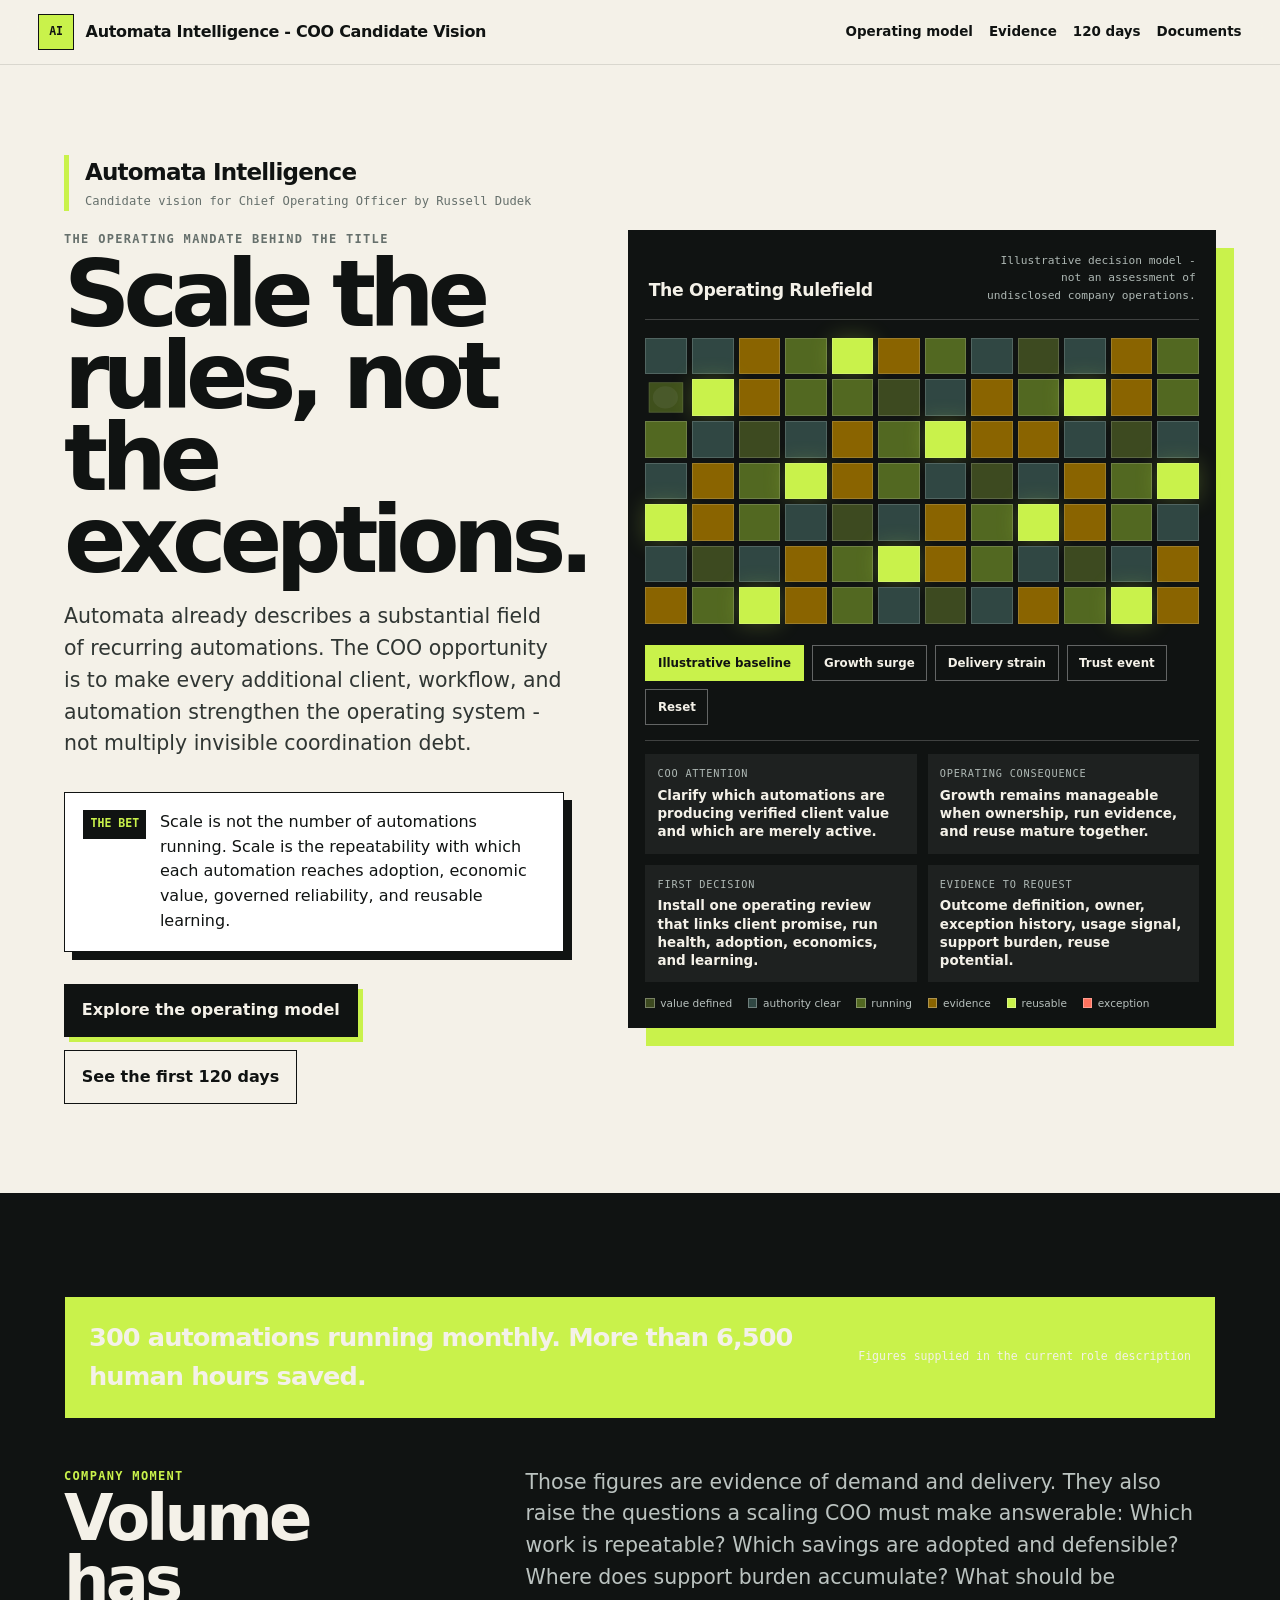
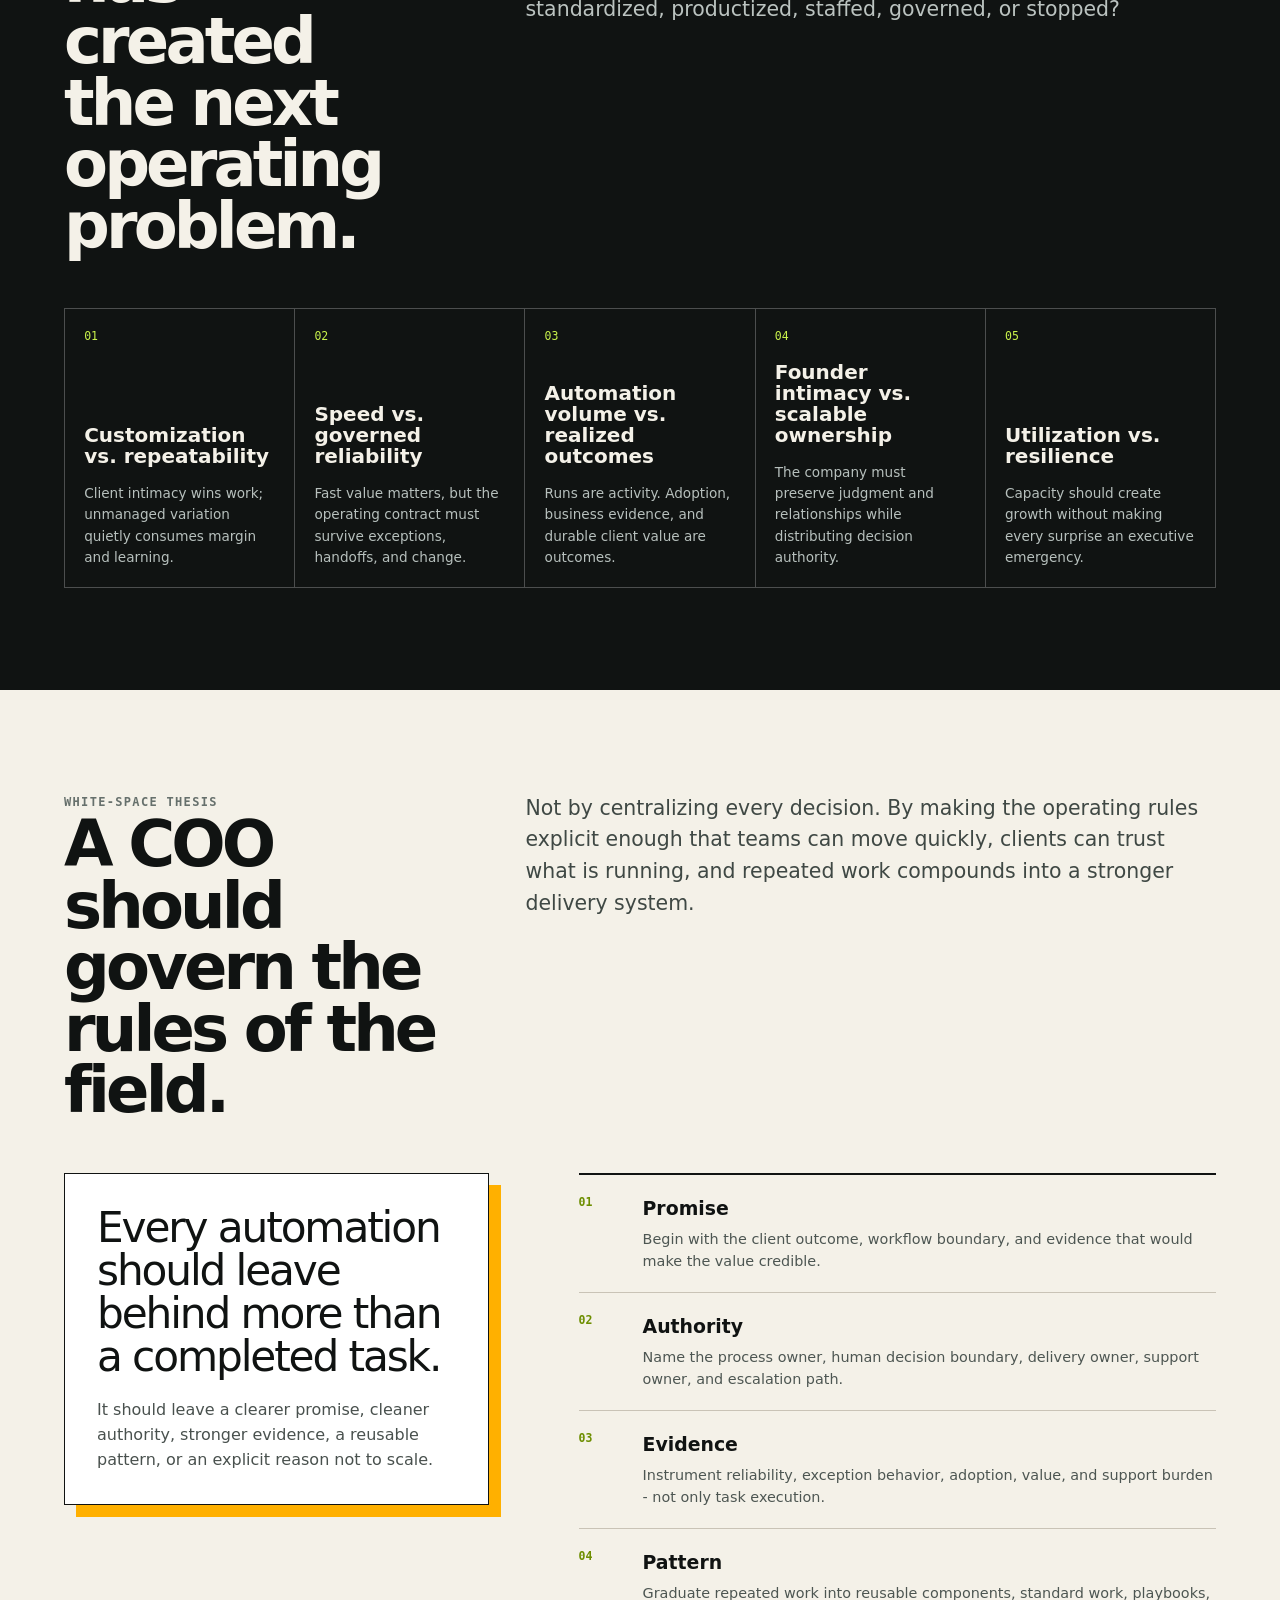
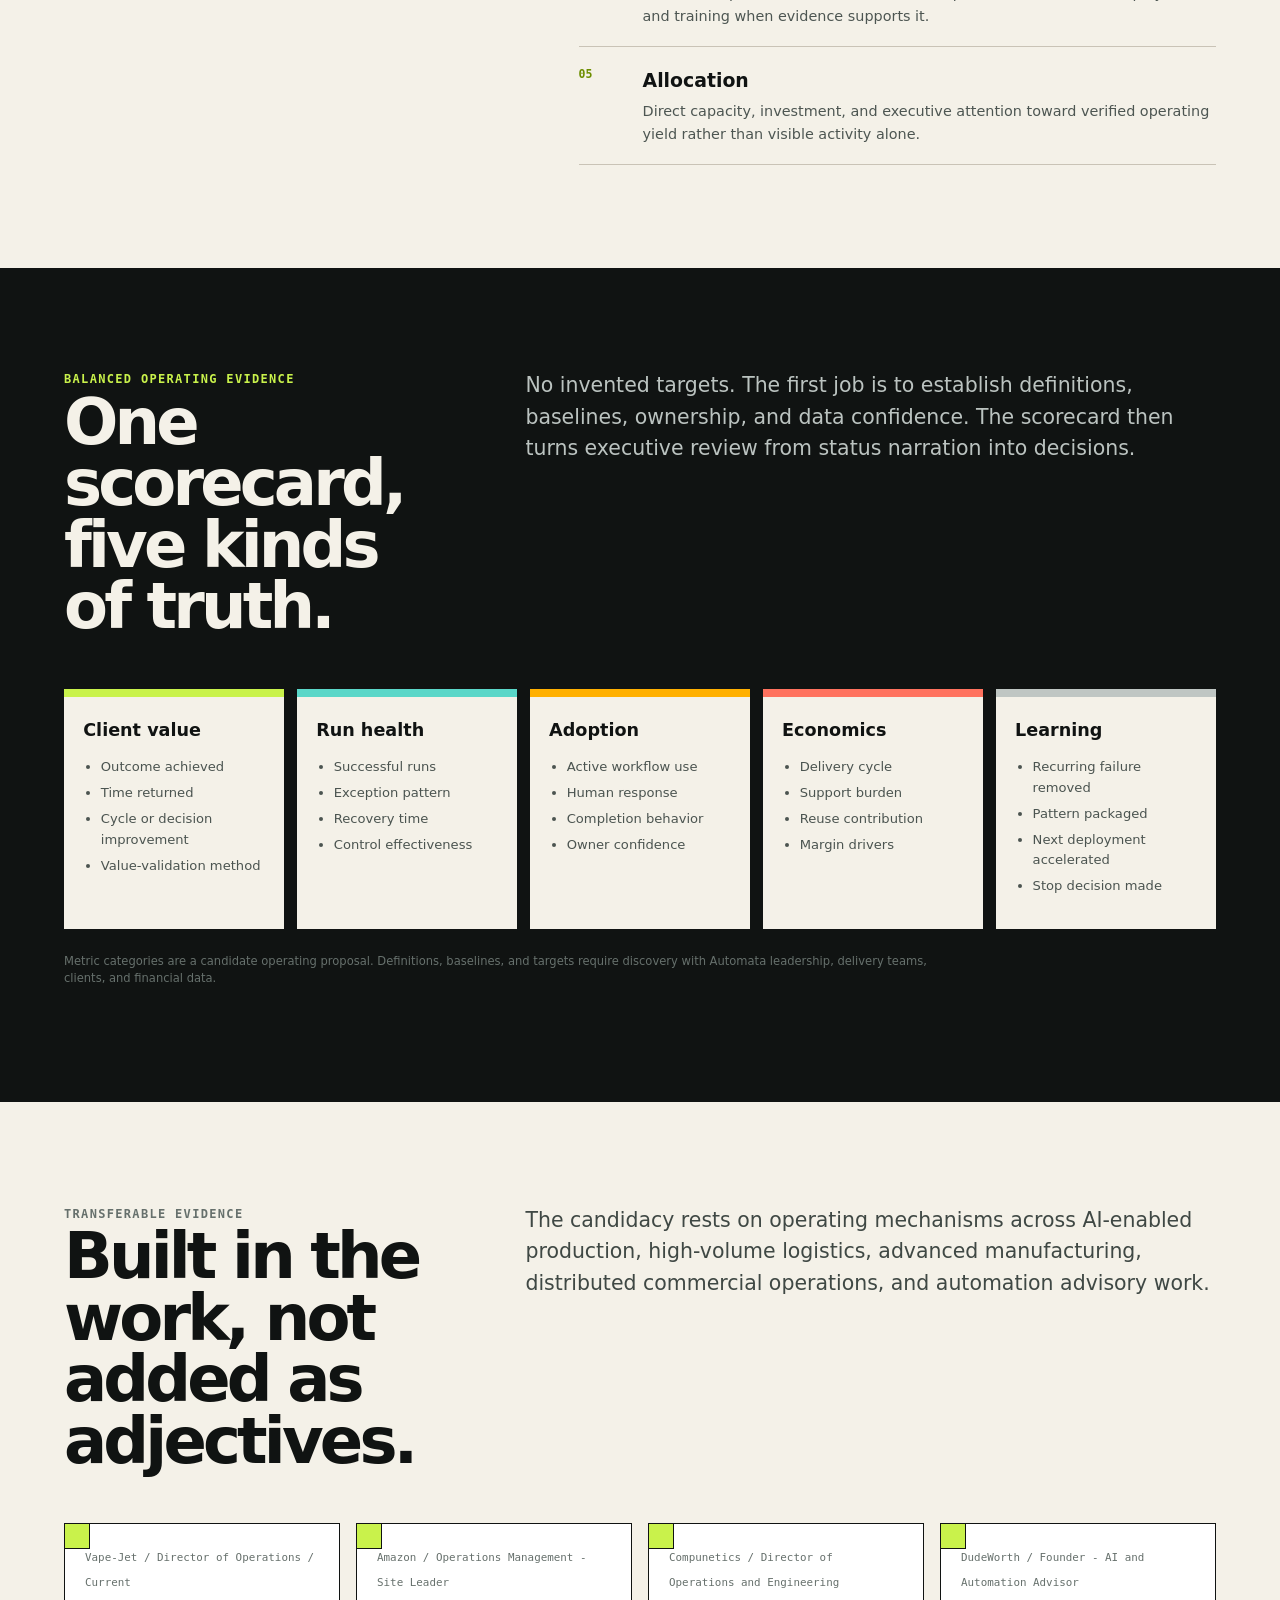
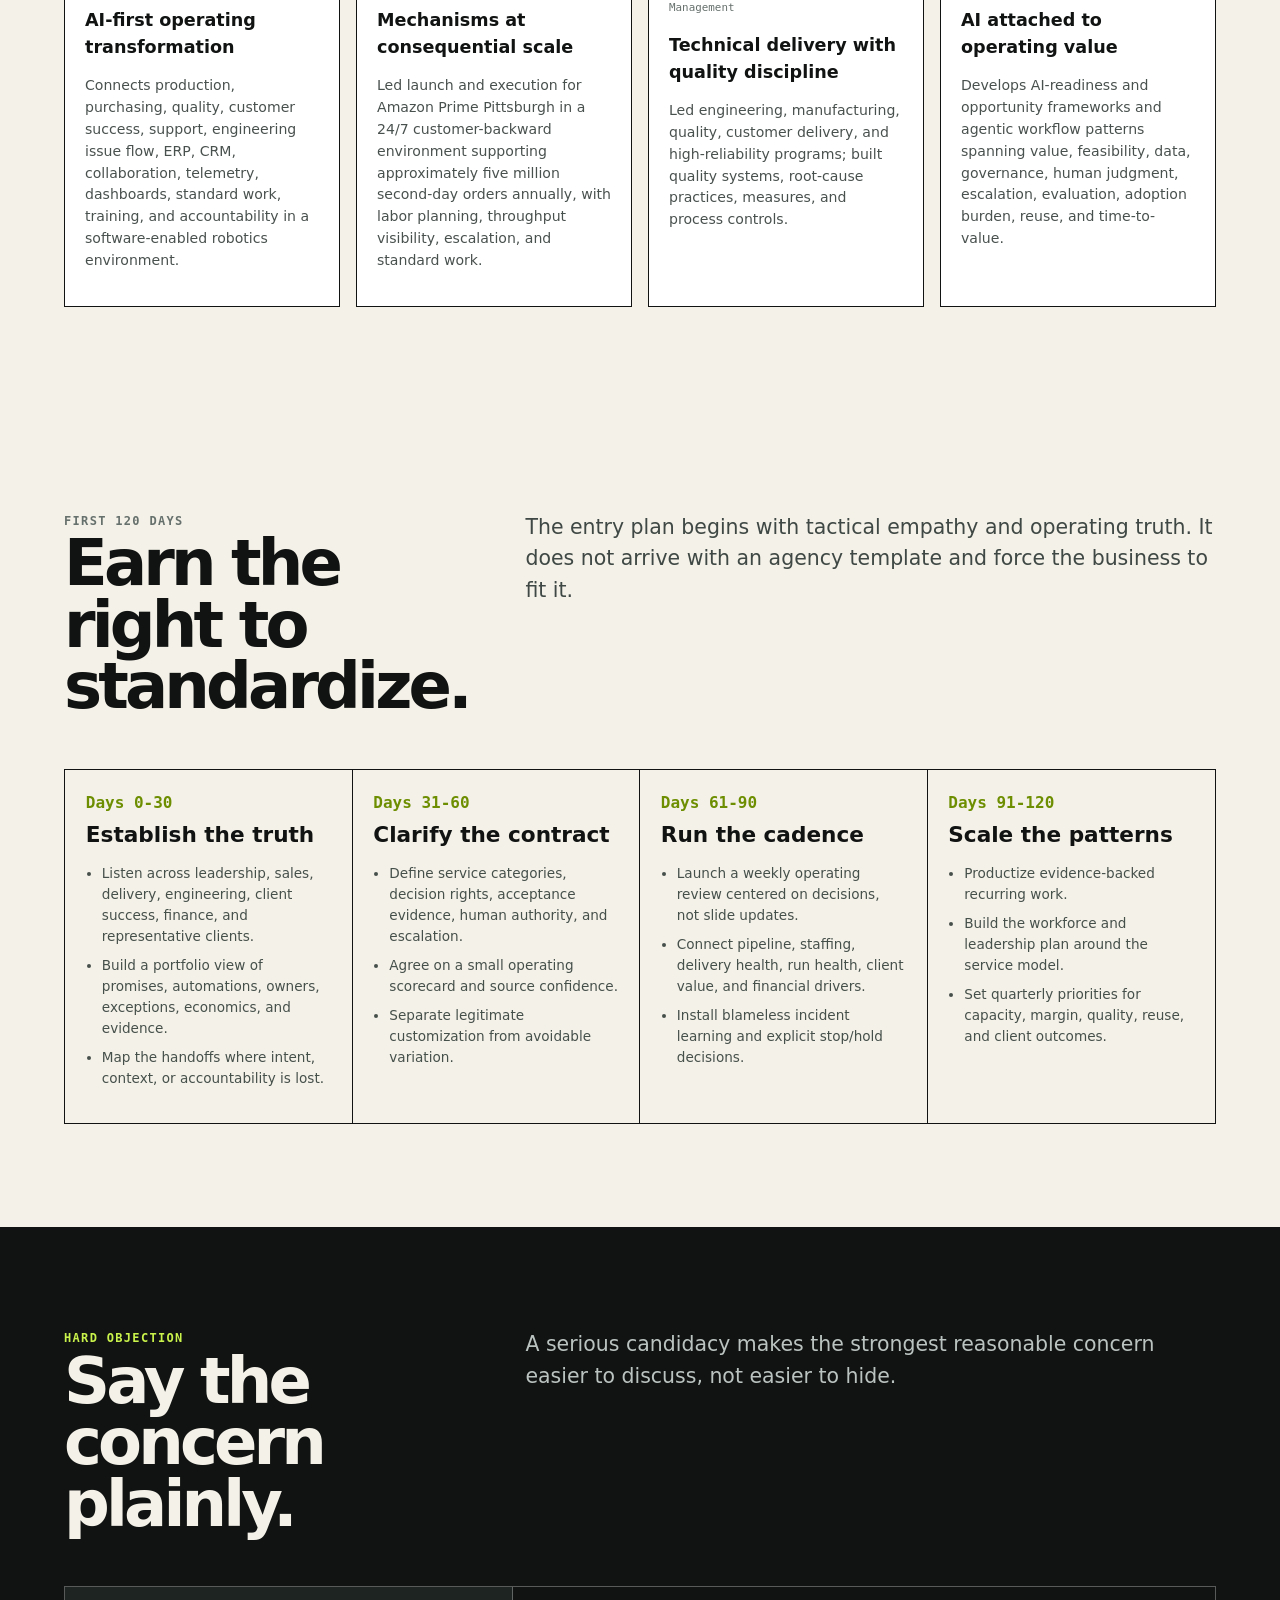
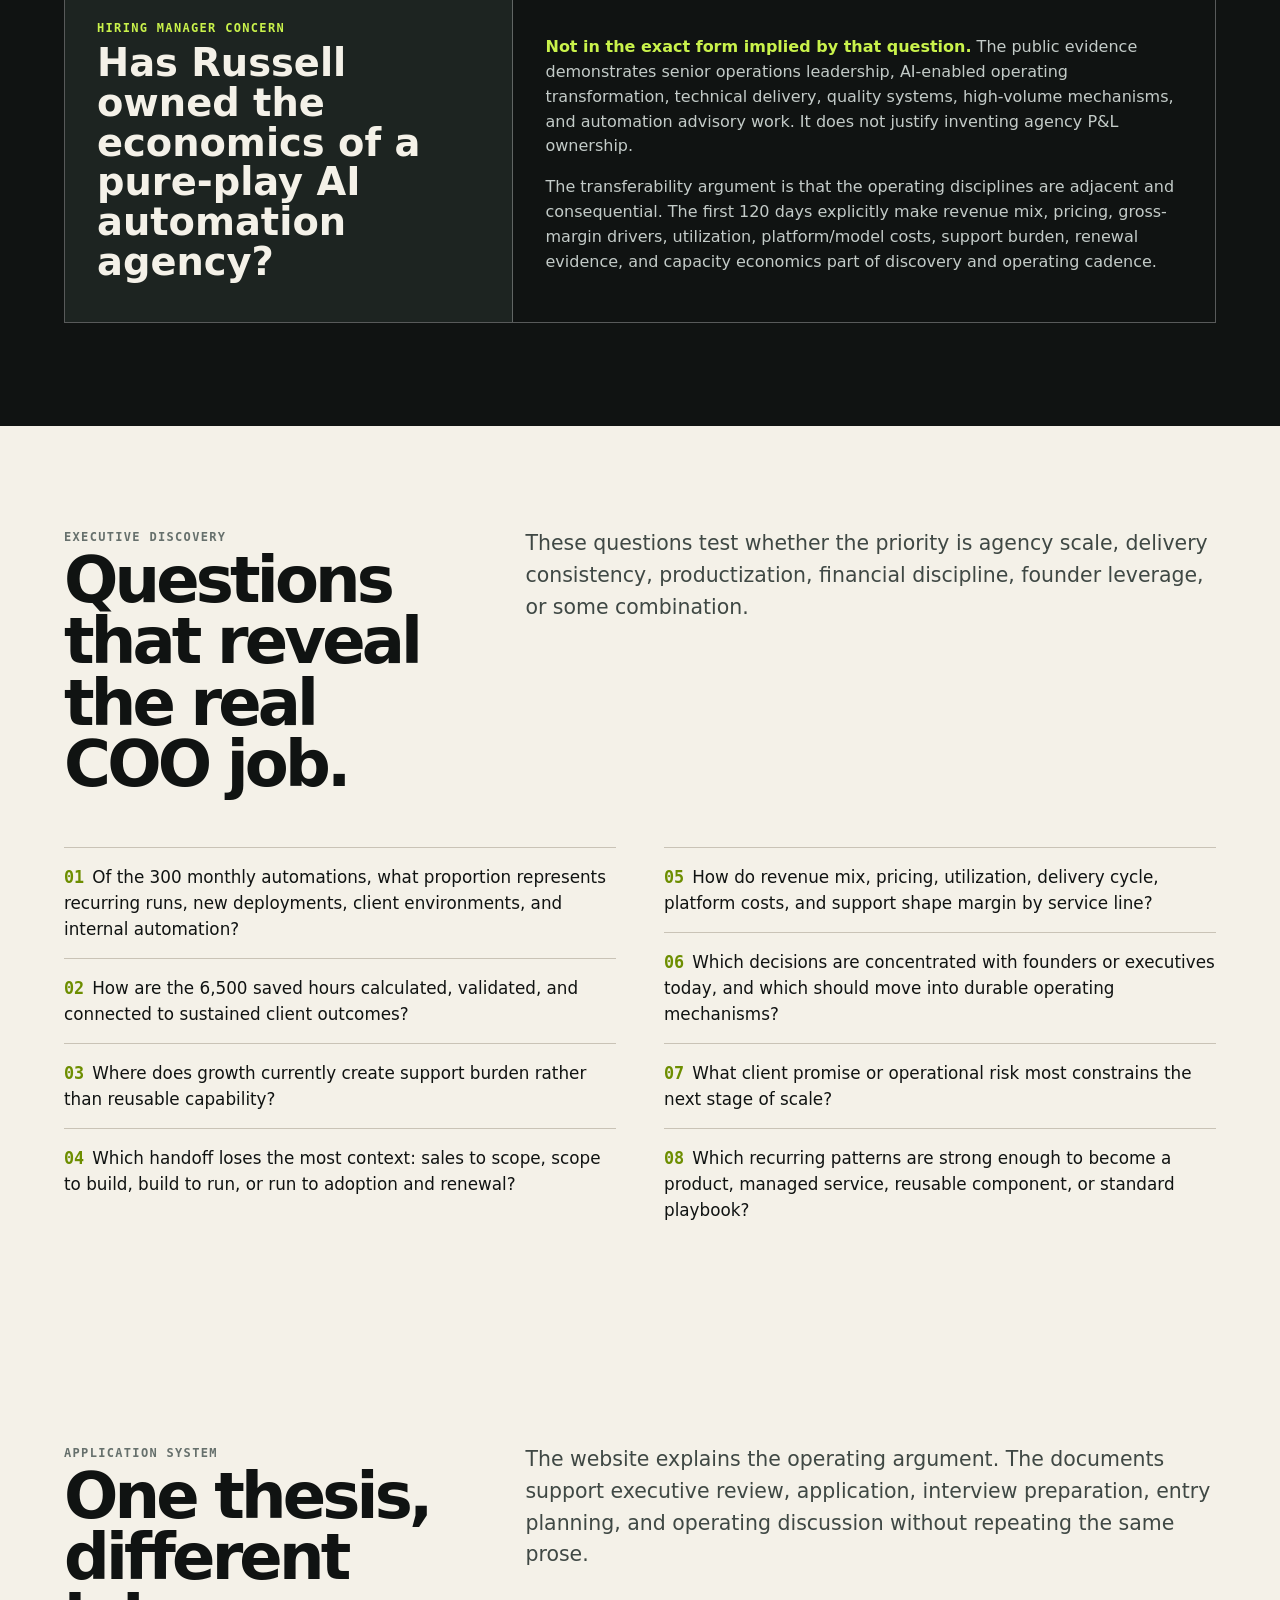
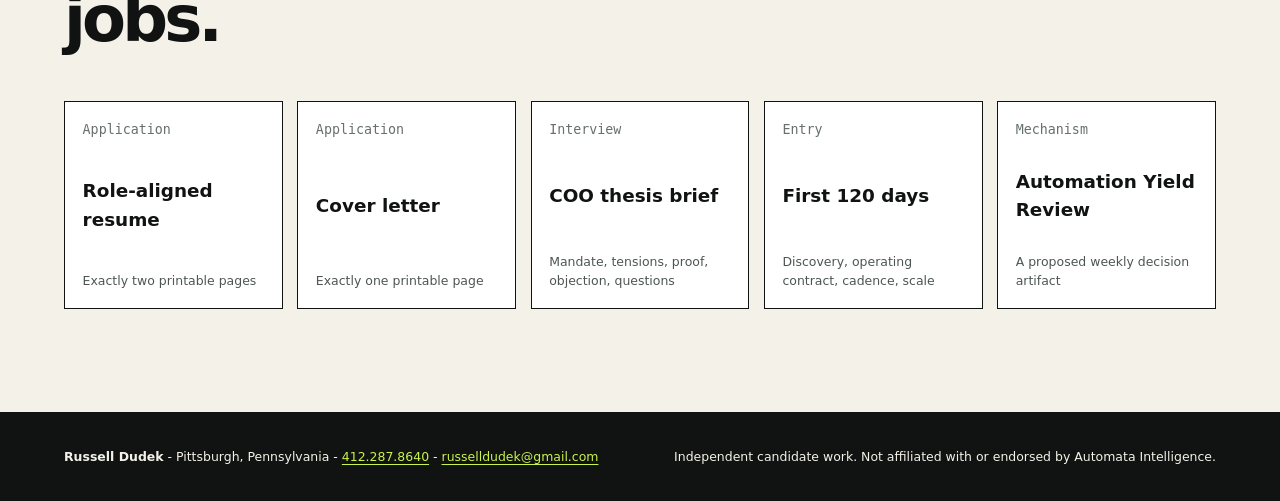
<file: index.html>
<!doctype html>
<html lang="en"><head><meta charset="utf-8"><meta name="viewport" content="width=device-width,initial-scale=1"><title>Automata Intelligence COO Candidate Vision - Russell Dudek</title><meta name="description" content="An independent candidate vision for scaling Automata Intelligence through operating rules, evidence, and reusable learning."><link rel="stylesheet" href="styles.css"></head>
<body><a class="skip-link" href="#main">Skip to content</a><nav class="site-nav" aria-label="Primary"><a class="nav-brand" href="index.html"><span class="nav-mark">AI</span><span>Automata Intelligence - COO Candidate Vision</span></a><div class="nav-links"><a href="#model">Operating model</a><a href="#evidence-map">Evidence</a><a href="#entry">120 days</a><a href="#documents">Documents</a></div></nav><main id="main">
<section class="hero"><div class="hero-copy"><div class="company-lockup"><span class="company-name">Automata Intelligence</span><span class="independent">Candidate vision for Chief Operating Officer by Russell Dudek</span></div><div class="kicker">The operating mandate behind the title</div><h1>Scale the rules, not the exceptions.</h1><p class="hero-deck">Automata already describes a substantial field of recurring automations. The COO opportunity is to make every additional client, workflow, and automation strengthen the operating system - not multiply invisible coordination debt.</p><div class="hero-insight"><strong>THE BET</strong><span>Scale is not the number of automations running. Scale is the repeatability with which each automation reaches adoption, economic value, governed reliability, and reusable learning.</span></div><div class="cta-row"><a class="button" href="#model">Explore the operating model</a><a class="button secondary" href="#entry">See the first 120 days</a></div></div>
<div class="rulefield-shell" aria-labelledby="field-title"><div class="rulefield-top"><h2 id="field-title">The Operating Rulefield</h2><div class="field-note">Illustrative decision model - not an assessment of undisclosed company operations.</div></div><div id="rulefield" class="cell-grid" role="img" aria-label="A cellular automation field showing portfolio units changing state as operating rules propagate"></div><div class="field-controls" aria-label="Operating scenarios"><button class="scenario-btn" data-scenario="baseline" aria-pressed="true">Illustrative baseline</button><button class="scenario-btn" data-scenario="growth" aria-pressed="false">Growth surge</button><button class="scenario-btn" data-scenario="strain" aria-pressed="false">Delivery strain</button><button class="scenario-btn" data-scenario="trust" aria-pressed="false">Trust event</button><button class="scenario-btn" id="reset-field" type="button">Reset</button></div><div class="field-readout" aria-live="polite"><div class="readout-card"><span class="label">COO attention</span><strong id="attention"></strong></div><div class="readout-card"><span class="label">Operating consequence</span><strong id="consequence"></strong></div><div class="readout-card"><span class="label">First decision</span><strong id="decision"></strong></div><div class="readout-card"><span class="label">Evidence to request</span><strong id="evidence"></strong></div></div><div class="legend"><span><i class="swatch" style="background:#3d4a20"></i>value defined</span><span><i class="swatch" style="background:#304743"></i>authority clear</span><span><i class="swatch" style="background:#526821"></i>running</span><span><i class="swatch" style="background:#8a6400"></i>evidence</span><span><i class="swatch" style="background:#c9f24b"></i>reusable</span><span><i class="swatch" style="background:#ff725e"></i>exception</span></div></div></section>
<section class="dark" id="moment"><div class="signal-strip"><strong>300 automations running monthly. More than 6,500 human hours saved.</strong><span>Figures supplied in the current role description</span></div><div class="section-head"><div><div class="kicker">Company moment</div><h2>Volume has created the next operating problem.</h2></div><p>Those figures are evidence of demand and delivery. They also raise the questions a scaling COO must make answerable: Which work is repeatable? Which savings are adopted and defensible? Where does support burden accumulate? What should be standardized, productized, staffed, governed, or stopped?</p></div><div class="tensions"><article class="tension"><span class="tension-num">01</span><div><h3>Customization vs. repeatability</h3><p>Client intimacy wins work; unmanaged variation quietly consumes margin and learning.</p></div></article><article class="tension"><span class="tension-num">02</span><div><h3>Speed vs. governed reliability</h3><p>Fast value matters, but the operating contract must survive exceptions, handoffs, and change.</p></div></article><article class="tension"><span class="tension-num">03</span><div><h3>Automation volume vs. realized outcomes</h3><p>Runs are activity. Adoption, business evidence, and durable client value are outcomes.</p></div></article><article class="tension"><span class="tension-num">04</span><div><h3>Founder intimacy vs. scalable ownership</h3><p>The company must preserve judgment and relationships while distributing decision authority.</p></div></article><article class="tension"><span class="tension-num">05</span><div><h3>Utilization vs. resilience</h3><p>Capacity should create growth without making every surprise an executive emergency.</p></div></article></div></section>
<section id="model"><div class="section-head"><div><div class="kicker">White-space thesis</div><h2>A COO should govern the rules of the field.</h2></div><p>Not by centralizing every decision. By making the operating rules explicit enough that teams can move quickly, clients can trust what is running, and repeated work compounds into a stronger delivery system.</p></div><div class="rules-layout"><div class="model-statement"><blockquote>Every automation should leave behind more than a completed task.</blockquote><p>It should leave a clearer promise, cleaner authority, stronger evidence, a reusable pattern, or an explicit reason not to scale.</p></div><div class="rule-list"><article class="rule"><div><h3>Promise</h3><p>Begin with the client outcome, workflow boundary, and evidence that would make the value credible.</p></div></article><article class="rule"><div><h3>Authority</h3><p>Name the process owner, human decision boundary, delivery owner, support owner, and escalation path.</p></div></article><article class="rule"><div><h3>Evidence</h3><p>Instrument reliability, exception behavior, adoption, value, and support burden - not only task execution.</p></div></article><article class="rule"><div><h3>Pattern</h3><p>Graduate repeated work into reusable components, standard work, playbooks, and training when evidence supports it.</p></div></article><article class="rule"><div><h3>Allocation</h3><p>Direct capacity, investment, and executive attention toward verified operating yield rather than visible activity alone.</p></div></article></div></div></section>
<section class="dark" id="scorecard"><div class="section-head"><div><div class="kicker">Balanced operating evidence</div><h2>One scorecard, five kinds of truth.</h2></div><p>No invented targets. The first job is to establish definitions, baselines, ownership, and data confidence. The scorecard then turns executive review from status narration into decisions.</p></div><div class="scorecard"><article class="metric"><h3>Client value</h3><ul><li>Outcome achieved</li><li>Time returned</li><li>Cycle or decision improvement</li><li>Value-validation method</li></ul></article><article class="metric"><h3>Run health</h3><ul><li>Successful runs</li><li>Exception pattern</li><li>Recovery time</li><li>Control effectiveness</li></ul></article><article class="metric"><h3>Adoption</h3><ul><li>Active workflow use</li><li>Human response</li><li>Completion behavior</li><li>Owner confidence</li></ul></article><article class="metric"><h3>Economics</h3><ul><li>Delivery cycle</li><li>Support burden</li><li>Reuse contribution</li><li>Margin drivers</li></ul></article><article class="metric"><h3>Learning</h3><ul><li>Recurring failure removed</li><li>Pattern packaged</li><li>Next deployment accelerated</li><li>Stop decision made</li></ul></article></div><p class="source-note">Metric categories are a candidate operating proposal. Definitions, baselines, and targets require discovery with Automata leadership, delivery teams, clients, and financial data.</p></section>
<section id="evidence-map"><div class="section-head"><div><div class="kicker">Transferable evidence</div><h2>Built in the work, not added as adjectives.</h2></div><p>The candidacy rests on operating mechanisms across AI-enabled production, high-volume logistics, advanced manufacturing, distributed commercial operations, and automation advisory work.</p></div><div class="evidence-map"><article class="evidence-card"><span class="role-meta">Vape-Jet / Director of Operations / Current</span><h3>AI-first operating transformation</h3><p>Connects production, purchasing, quality, customer success, support, engineering issue flow, ERP, CRM, collaboration, telemetry, dashboards, standard work, training, and accountability in a software-enabled robotics environment.</p></article><article class="evidence-card"><span class="role-meta">Amazon / Operations Management - Site Leader</span><h3>Mechanisms at consequential scale</h3><p>Led launch and execution for Amazon Prime Pittsburgh in a 24/7 customer-backward environment supporting approximately five million second-day orders annually, with labor planning, throughput visibility, escalation, and standard work.</p></article><article class="evidence-card"><span class="role-meta">Compunetics / Director of Operations and Engineering Management</span><h3>Technical delivery with quality discipline</h3><p>Led engineering, manufacturing, quality, customer delivery, and high-reliability programs; built quality systems, root-cause practices, measures, and process controls.</p></article><article class="evidence-card"><span class="role-meta">DudeWorth / Founder - AI and Automation Advisor</span><h3>AI attached to operating value</h3><p>Develops AI-readiness and opportunity frameworks and agentic workflow patterns spanning value, feasibility, data, governance, human judgment, escalation, evaluation, adoption burden, reuse, and time-to-value.</p></article></div></section>
<section id="entry"><div class="section-head"><div><div class="kicker">First 120 days</div><h2>Earn the right to standardize.</h2></div><p>The entry plan begins with tactical empathy and operating truth. It does not arrive with an agency template and force the business to fit it.</p></div><div class="timeline"><article class="phase"><span class="days">Days 0-30</span><h3>Establish the truth</h3><ul><li>Listen across leadership, sales, delivery, engineering, client success, finance, and representative clients.</li><li>Build a portfolio view of promises, automations, owners, exceptions, economics, and evidence.</li><li>Map the handoffs where intent, context, or accountability is lost.</li></ul></article><article class="phase"><span class="days">Days 31-60</span><h3>Clarify the contract</h3><ul><li>Define service categories, decision rights, acceptance evidence, human authority, and escalation.</li><li>Agree on a small operating scorecard and source confidence.</li><li>Separate legitimate customization from avoidable variation.</li></ul></article><article class="phase"><span class="days">Days 61-90</span><h3>Run the cadence</h3><ul><li>Launch a weekly operating review centered on decisions, not slide updates.</li><li>Connect pipeline, staffing, delivery health, run health, client value, and financial drivers.</li><li>Install blameless incident learning and explicit stop/hold decisions.</li></ul></article><article class="phase"><span class="days">Days 91-120</span><h3>Scale the patterns</h3><ul><li>Productize evidence-backed recurring work.</li><li>Build the workforce and leadership plan around the service model.</li><li>Set quarterly priorities for capacity, margin, quality, reuse, and client outcomes.</li></ul></article></div></section>
<section class="dark" id="objection"><div class="section-head"><div><div class="kicker">Hard objection</div><h2>Say the concern plainly.</h2></div><p>A serious candidacy makes the strongest reasonable concern easier to discuss, not easier to hide.</p></div><div class="objection"><div class="objection-q"><div class="kicker">Hiring manager concern</div><h3>Has Russell owned the economics of a pure-play AI automation agency?</h3></div><div class="objection-a"><p><strong>Not in the exact form implied by that question.</strong> The public evidence demonstrates senior operations leadership, AI-enabled operating transformation, technical delivery, quality systems, high-volume mechanisms, and automation advisory work. It does not justify inventing agency P&amp;L ownership.</p><p>The transferability argument is that the operating disciplines are adjacent and consequential. The first 120 days explicitly make revenue mix, pricing, gross-margin drivers, utilization, platform/model costs, support burden, renewal evidence, and capacity economics part of discovery and operating cadence.</p></div></div></section>
<section id="questions"><div class="section-head"><div><div class="kicker">Executive discovery</div><h2>Questions that reveal the real COO job.</h2></div><p>These questions test whether the priority is agency scale, delivery consistency, productization, financial discipline, founder leverage, or some combination.</p></div><div class="questions"><div class="question"><b>01</b>Of the 300 monthly automations, what proportion represents recurring runs, new deployments, client environments, and internal automation?</div><div class="question"><b>02</b>How are the 6,500 saved hours calculated, validated, and connected to sustained client outcomes?</div><div class="question"><b>03</b>Where does growth currently create support burden rather than reusable capability?</div><div class="question"><b>04</b>Which handoff loses the most context: sales to scope, scope to build, build to run, or run to adoption and renewal?</div><div class="question"><b>05</b>How do revenue mix, pricing, utilization, delivery cycle, platform costs, and support shape margin by service line?</div><div class="question"><b>06</b>Which decisions are concentrated with founders or executives today, and which should move into durable operating mechanisms?</div><div class="question"><b>07</b>What client promise or operational risk most constrains the next stage of scale?</div><div class="question"><b>08</b>Which recurring patterns are strong enough to become a product, managed service, reusable component, or standard playbook?</div></div></section>
<section id="documents"><div class="section-head"><div><div class="kicker">Application system</div><h2>One thesis, different jobs.</h2></div><p>The website explains the operating argument. The documents support executive review, application, interview preparation, entry planning, and operating discussion without repeating the same prose.</p></div><div class="documents"><a class="doc-link" href="resume.html"><small>Application</small><strong>Role-aligned resume</strong><span>Exactly two printable pages</span></a><a class="doc-link" href="cover-letter.html"><small>Application</small><strong>Cover letter</strong><span>Exactly one printable page</span></a><a class="doc-link" href="interview-brief.html"><small>Interview</small><strong>COO thesis brief</strong><span>Mandate, tensions, proof, objection, questions</span></a><a class="doc-link" href="120-day-plan.html"><small>Entry</small><strong>First 120 days</strong><span>Discovery, operating contract, cadence, scale</span></a><a class="doc-link" href="operating-review.html"><small>Mechanism</small><strong>Automation Yield Review</strong><span>A proposed weekly decision artifact</span></a></div></section>
</main><footer class="site-footer"><div><strong>Russell Dudek</strong> - Pittsburgh, Pennsylvania - <a href="tel:+14122878640">412.287.8640</a> - <a href="mailto:russelldudek@gmail.com">russelldudek@gmail.com</a></div><div>Independent candidate work. Not affiliated with or endorsed by Automata Intelligence.</div></footer><script src="app.js"></script></body></html>
</file>
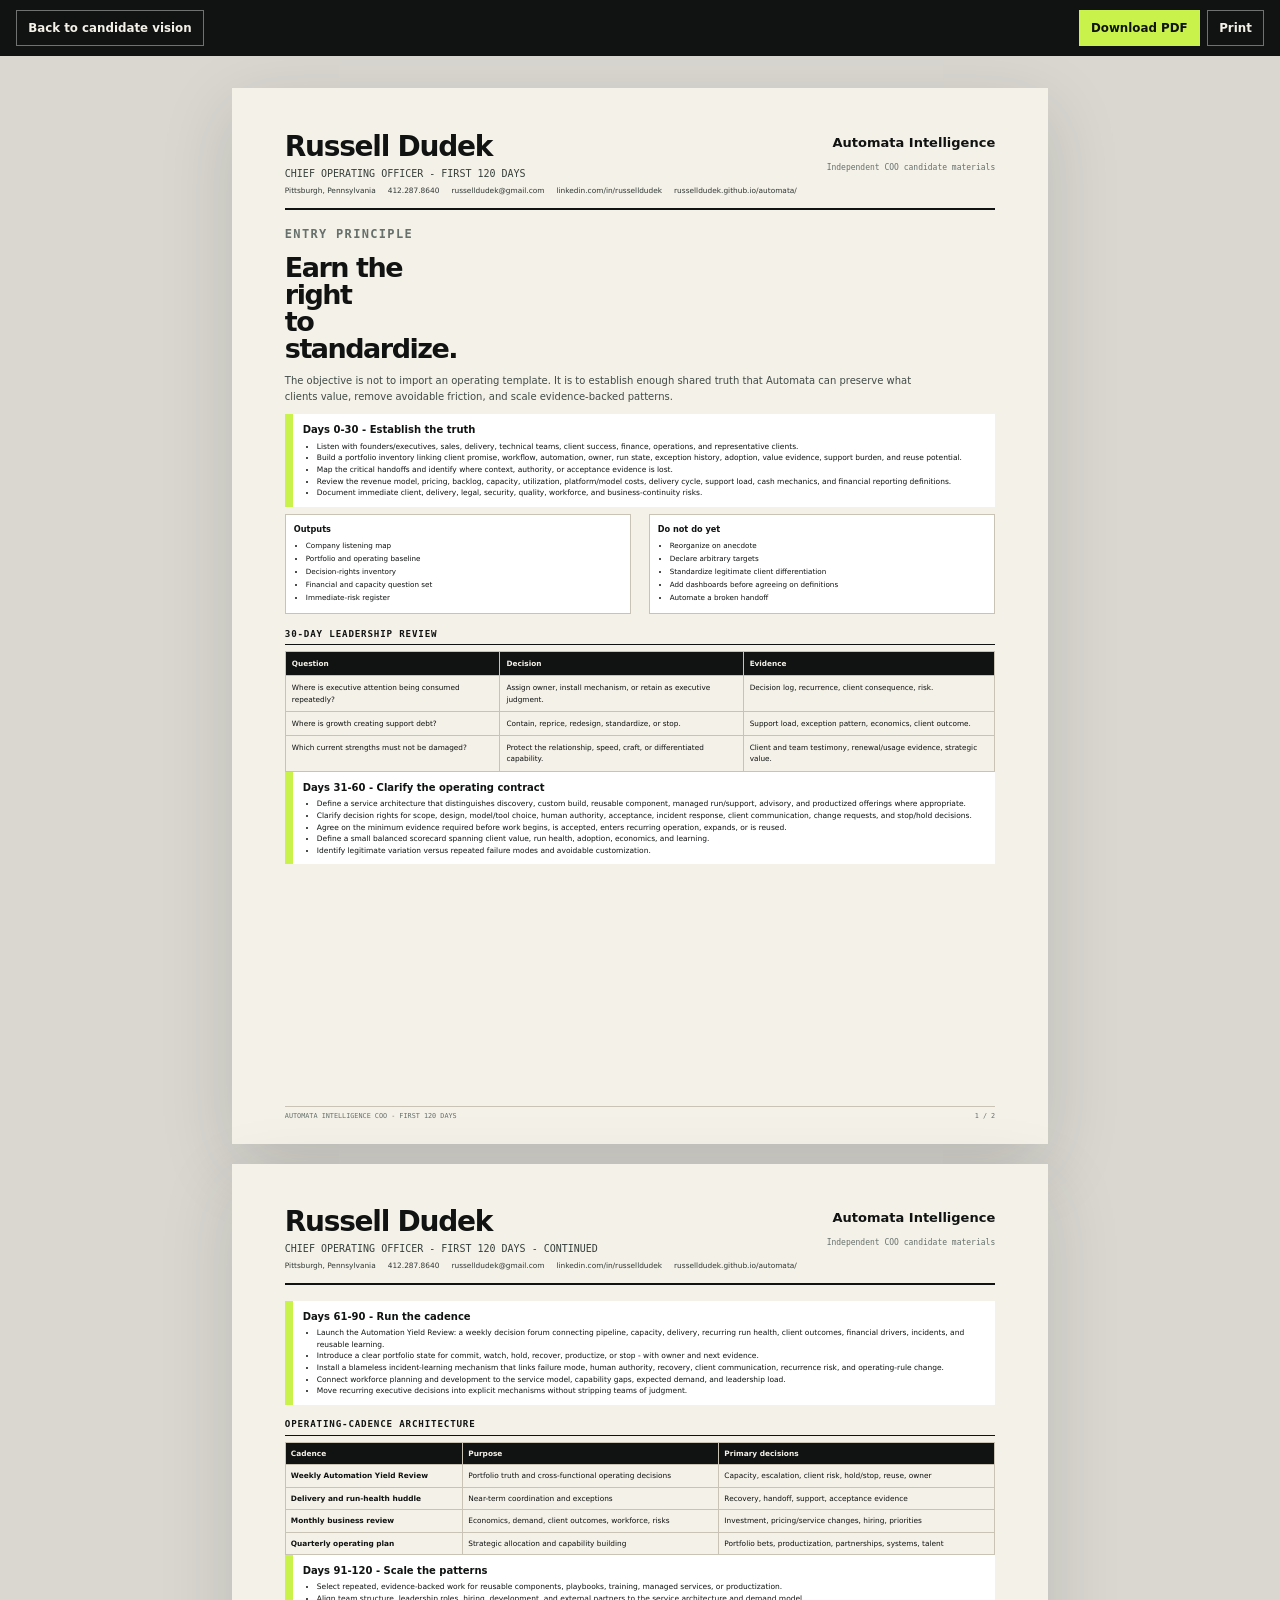
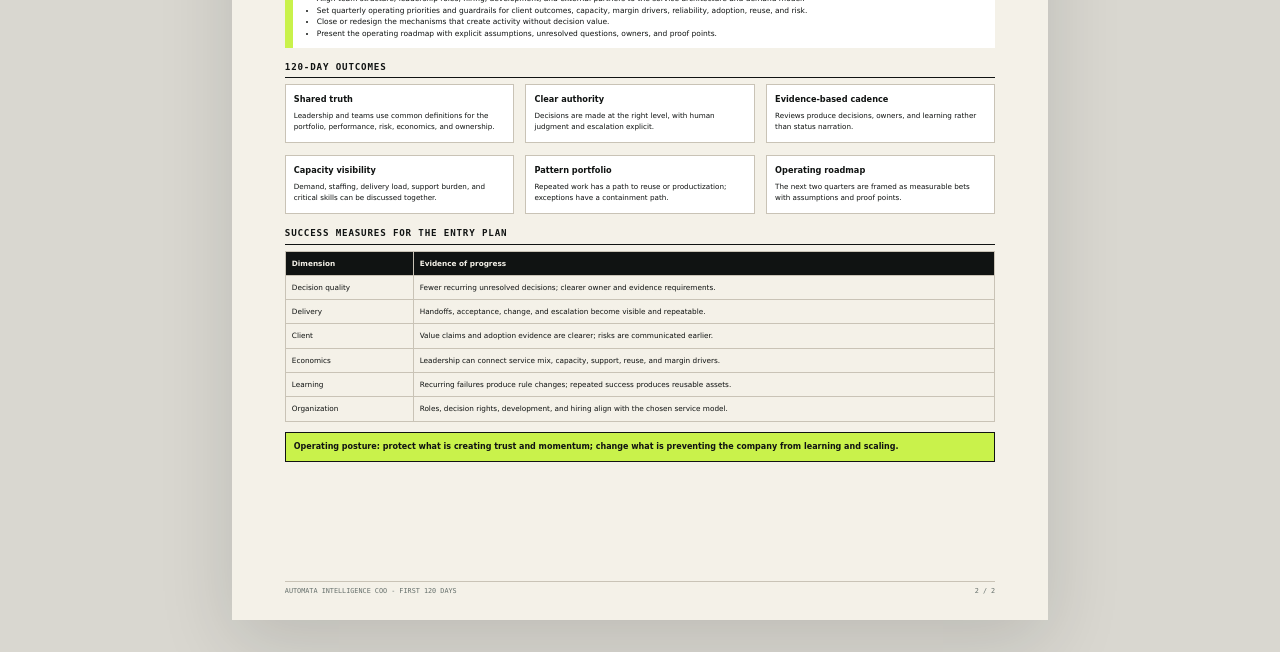
<file: 120-day-plan.html>
<!DOCTYPE html>
<html lang="en"><head><meta charset="utf-8"/><meta content="width=device-width,initial-scale=1" name="viewport"/><title>Automata Intelligence COO 120-Day Plan - Russell Dudek</title><link href="styles.css" rel="stylesheet"/></head><body class="document-body"><div class="document-nav"><a href="index.html">Back to candidate vision</a><div class="actions"><a class="primary" download="" href="docs/Russell-Dudek-Automata-Intelligence-120-Day-Plan.pdf">Download PDF</a><button onclick="window.print()" type="button">Print</button></div></div><main class="document-wrap">
<section class="print-page"><header class="doc-header"><div><div class="doc-name">Russell Dudek</div><div class="doc-identity">CHIEF OPERATING OFFICER - FIRST 120 DAYS</div></div><div class="doc-company"><strong>Automata Intelligence</strong><span>Independent COO candidate materials</span></div><div class="contact-line"><span>Pittsburgh, Pennsylvania</span><a href="tel:+14122878640">412.287.8640</a><a href="mailto:russelldudek@gmail.com">russelldudek@gmail.com</a><a href="https://www.linkedin.com/in/russelldudek">linkedin.com/in/russelldudek</a><a href="https://russelldudek.github.io/automata/">russelldudek.github.io/automata/</a></div></header><div class="kicker">Entry principle</div><h1 class="brief-title">Earn the right<br/>to standardize.</h1><p class="brief-deck">The objective is not to import an operating template. It is to establish enough shared truth that Automata can preserve what clients value, remove avoidable friction, and scale evidence-backed patterns.</p><div class="phase-print"><h3>Days 0-30 - Establish the truth</h3><ul><li>Listen with founders/executives, sales, delivery, technical teams, client success, finance, operations, and representative clients.</li><li>Build a portfolio inventory linking client promise, workflow, automation, owner, run state, exception history, adoption, value evidence, support burden, and reuse potential.</li><li>Map the critical handoffs and identify where context, authority, or acceptance evidence is lost.</li><li>Review the revenue model, pricing, backlog, capacity, utilization, platform/model costs, delivery cycle, support load, cash mechanics, and financial reporting definitions.</li><li>Document immediate client, delivery, legal, security, quality, workforce, and business-continuity risks.</li></ul></div><div class="two-col"><div class="doc-card"><h3>Outputs</h3><ul><li>Company listening map</li><li>Portfolio and operating baseline</li><li>Decision-rights inventory</li><li>Financial and capacity question set</li><li>Immediate-risk register</li></ul></div><div class="doc-card"><h3>Do not do yet</h3><ul><li>Reorganize on anecdote</li><li>Declare arbitrary targets</li><li>Standardize legitimate client differentiation</li><li>Add dashboards before agreeing on definitions</li><li>Automate a broken handoff</li></ul></div></div><div class="doc-section"><h2>30-day leadership review</h2><table class="review-table"><tr><th>Question</th><th>Decision</th><th>Evidence</th></tr><tr><td>Where is executive attention being consumed repeatedly?</td><td>Assign owner, install mechanism, or retain as executive judgment.</td><td>Decision log, recurrence, client consequence, risk.</td></tr><tr><td>Where is growth creating support debt?</td><td>Contain, reprice, redesign, standardize, or stop.</td><td>Support load, exception pattern, economics, client outcome.</td></tr><tr><td>Which current strengths must not be damaged?</td><td>Protect the relationship, speed, craft, or differentiated capability.</td><td>Client and team testimony, renewal/usage evidence, strategic value.</td></tr></table><div class="phase-print"><h3>Days 31-60 - Clarify the operating contract</h3><ul><li>Define a service architecture that distinguishes discovery, custom build, reusable component, managed run/support, advisory, and productized offerings where appropriate.</li><li>Clarify decision rights for scope, design, model/tool choice, human authority, acceptance, incident response, client communication, change requests, and stop/hold decisions.</li><li>Agree on the minimum evidence required before work begins, is accepted, enters recurring operation, expands, or is reused.</li><li>Define a small balanced scorecard spanning client value, run health, adoption, economics, and learning.</li><li>Identify legitimate variation versus repeated failure modes and avoidable customization.</li></ul></div><footer class="doc-footer"><span>AUTOMATA INTELLIGENCE COO - FIRST 120 DAYS</span><span>1 / 2</span></footer></div></section>
<section class="print-page"><header class="doc-header"><div><div class="doc-name">Russell Dudek</div><div class="doc-identity">CHIEF OPERATING OFFICER - FIRST 120 DAYS - CONTINUED</div></div><div class="doc-company"><strong>Automata Intelligence</strong><span>Independent COO candidate materials</span></div><div class="contact-line"><span>Pittsburgh, Pennsylvania</span><a href="tel:+14122878640">412.287.8640</a><a href="mailto:russelldudek@gmail.com">russelldudek@gmail.com</a><a href="https://www.linkedin.com/in/russelldudek">linkedin.com/in/russelldudek</a><a href="https://russelldudek.github.io/automata/">russelldudek.github.io/automata/</a></div></header><div class="phase-print"><h3>Days 61-90 - Run the cadence</h3><ul><li>Launch the Automation Yield Review: a weekly decision forum connecting pipeline, capacity, delivery, recurring run health, client outcomes, financial drivers, incidents, and reusable learning.</li><li>Introduce a clear portfolio state for commit, watch, hold, recover, productize, or stop - with owner and next evidence.</li><li>Install a blameless incident-learning mechanism that links failure mode, human authority, recovery, client communication, recurrence risk, and operating-rule change.</li><li>Connect workforce planning and development to the service model, capability gaps, expected demand, and leadership load.</li><li>Move recurring executive decisions into explicit mechanisms without stripping teams of judgment.</li></ul></div><div class="doc-section"><h2>Operating-cadence architecture</h2><table class="matrix"><tr><th>Cadence</th><th>Purpose</th><th>Primary decisions</th></tr><tr><td>Weekly Automation Yield Review</td><td>Portfolio truth and cross-functional operating decisions</td><td>Capacity, escalation, client risk, hold/stop, reuse, owner</td></tr><tr><td>Delivery and run-health huddle</td><td>Near-term coordination and exceptions</td><td>Recovery, handoff, support, acceptance evidence</td></tr><tr><td>Monthly business review</td><td>Economics, demand, client outcomes, workforce, risks</td><td>Investment, pricing/service changes, hiring, priorities</td></tr><tr><td>Quarterly operating plan</td><td>Strategic allocation and capability building</td><td>Portfolio bets, productization, partnerships, systems, talent</td></tr></table></div><div class="phase-print"><h3>Days 91-120 - Scale the patterns</h3><ul><li>Select repeated, evidence-backed work for reusable components, playbooks, training, managed services, or productization.</li><li>Align team structure, leadership roles, hiring, development, and external partners to the service architecture and demand model.</li><li>Set quarterly operating priorities and guardrails for client outcomes, capacity, margin drivers, reliability, adoption, reuse, and risk.</li><li>Close or redesign the mechanisms that create activity without decision value.</li><li>Present the operating roadmap with explicit assumptions, unresolved questions, owners, and proof points.</li></ul></div><div class="doc-section"><h2>120-day outcomes</h2><div class="three-col"><div class="doc-card"><h3>Shared truth</h3><p>Leadership and teams use common definitions for the portfolio, performance, risk, economics, and ownership.</p></div><div class="doc-card"><h3>Clear authority</h3><p>Decisions are made at the right level, with human judgment and escalation explicit.</p></div><div class="doc-card"><h3>Evidence-based cadence</h3><p>Reviews produce decisions, owners, and learning rather than status narration.</p></div><div class="doc-card"><h3>Capacity visibility</h3><p>Demand, staffing, delivery load, support burden, and critical skills can be discussed together.</p></div><div class="doc-card"><h3>Pattern portfolio</h3><p>Repeated work has a path to reuse or productization; exceptions have a containment path.</p></div><div class="doc-card"><h3>Operating roadmap</h3><p>The next two quarters are framed as measurable bets with assumptions and proof points.</p></div></div></div><div class="doc-section"><h2>Success measures for the entry plan</h2><table class="review-table"><tr><th>Dimension</th><th>Evidence of progress</th></tr><tr><td>Decision quality</td><td>Fewer recurring unresolved decisions; clearer owner and evidence requirements.</td></tr><tr><td>Delivery</td><td>Handoffs, acceptance, change, and escalation become visible and repeatable.</td></tr><tr><td>Client</td><td>Value claims and adoption evidence are clearer; risks are communicated earlier.</td></tr><tr><td>Economics</td><td>Leadership can connect service mix, capacity, support, reuse, and margin drivers.</td></tr><tr><td>Learning</td><td>Recurring failures produce rule changes; repeated success produces reusable assets.</td></tr><tr><td>Organization</td><td>Roles, decision rights, development, and hiring align with the chosen service model.</td></tr></table></div><div class="callout" style="margin-top:10px">Operating posture: protect what is creating trust and momentum; change what is preventing the company from learning and scaling.</div><footer class="doc-footer"><span>AUTOMATA INTELLIGENCE COO - FIRST 120 DAYS</span><span>2 / 2</span></footer></section>
</main></body></html>
</file>
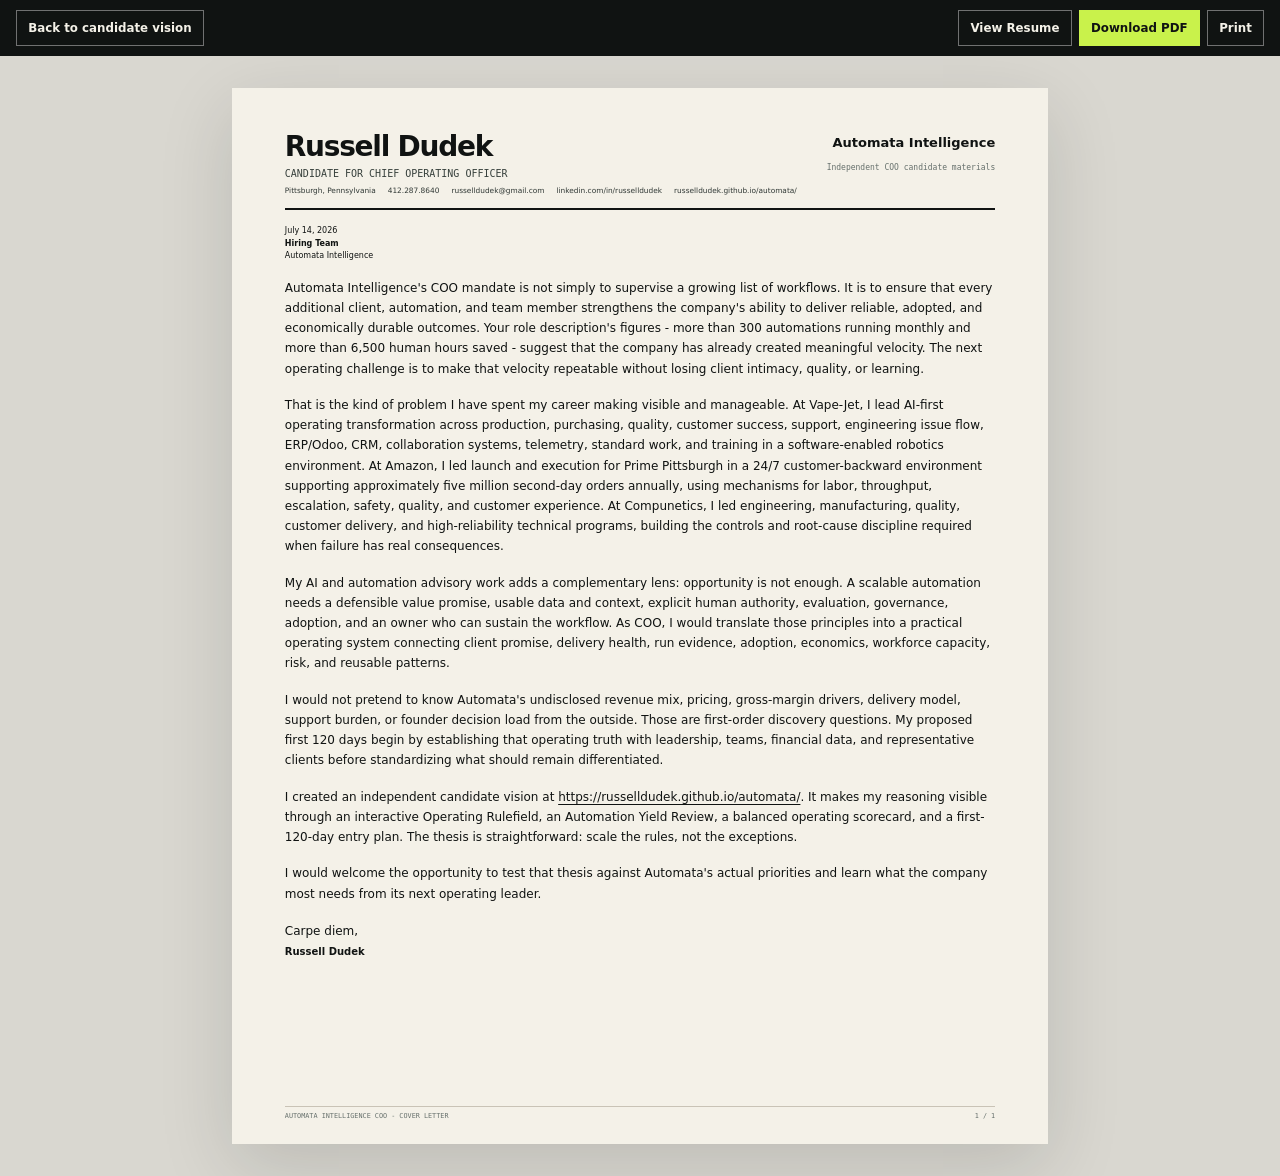
<file: cover-letter.html>
<!doctype html><html lang="en"><head><meta charset="utf-8"><meta name="viewport" content="width=device-width,initial-scale=1"><title>Russell Dudek - Automata Intelligence COO Cover Letter</title><link rel="stylesheet" href="styles.css"></head><body class="document-body"><div class="document-nav"><a href="index.html">Back to candidate vision</a><div class="actions"><a href="resume.html">View Resume</a><a class="primary" href="docs/Russell-Dudek-Automata-Intelligence-Cover-Letter.pdf" download>Download PDF</a><button type="button" onclick="window.print()">Print</button></div></div><main class="document-wrap"><section class="print-page"><header class="doc-header"><div><div class="doc-name">Russell Dudek</div><div class="doc-identity">CANDIDATE FOR CHIEF OPERATING OFFICER</div></div><div class="doc-company"><strong>Automata Intelligence</strong><span>Independent COO candidate materials</span></div><div class="contact-line"><span>Pittsburgh, Pennsylvania</span><a href="tel:+14122878640">412.287.8640</a><a href="mailto:russelldudek@gmail.com">russelldudek@gmail.com</a><a href="https://www.linkedin.com/in/russelldudek">linkedin.com/in/russelldudek</a><a href="https://russelldudek.github.io/automata/">russelldudek.github.io/automata/</a></div></header>
<div class="letter-meta">July 14, 2026<br><strong>Hiring Team</strong><br>Automata Intelligence</div>
<div class="letter-body"><p>Automata Intelligence's COO mandate is not simply to supervise a growing list of workflows. It is to ensure that every additional client, automation, and team member strengthens the company's ability to deliver reliable, adopted, and economically durable outcomes. Your role description's figures - more than 300 automations running monthly and more than 6,500 human hours saved - suggest that the company has already created meaningful velocity. The next operating challenge is to make that velocity repeatable without losing client intimacy, quality, or learning.</p>
<p>That is the kind of problem I have spent my career making visible and manageable. At Vape-Jet, I lead AI-first operating transformation across production, purchasing, quality, customer success, support, engineering issue flow, ERP/Odoo, CRM, collaboration systems, telemetry, standard work, and training in a software-enabled robotics environment. At Amazon, I led launch and execution for Prime Pittsburgh in a 24/7 customer-backward environment supporting approximately five million second-day orders annually, using mechanisms for labor, throughput, escalation, safety, quality, and customer experience. At Compunetics, I led engineering, manufacturing, quality, customer delivery, and high-reliability technical programs, building the controls and root-cause discipline required when failure has real consequences.</p>
<p>My AI and automation advisory work adds a complementary lens: opportunity is not enough. A scalable automation needs a defensible value promise, usable data and context, explicit human authority, evaluation, governance, adoption, and an owner who can sustain the workflow. As COO, I would translate those principles into a practical operating system connecting client promise, delivery health, run evidence, adoption, economics, workforce capacity, risk, and reusable patterns.</p>
<p>I would not pretend to know Automata's undisclosed revenue mix, pricing, gross-margin drivers, delivery model, support burden, or founder decision load from the outside. Those are first-order discovery questions. My proposed first 120 days begin by establishing that operating truth with leadership, teams, financial data, and representative clients before standardizing what should remain differentiated.</p>
<p>I created an independent candidate vision at <a href="https://russelldudek.github.io/automata/">https://russelldudek.github.io/automata/</a>. It makes my reasoning visible through an interactive Operating Rulefield, an Automation Yield Review, a balanced operating scorecard, and a first-120-day entry plan. The thesis is straightforward: scale the rules, not the exceptions.</p>
<p>I would welcome the opportunity to test that thesis against Automata's actual priorities and learn what the company most needs from its next operating leader.</p>
<div class="signature">Carpe diem,<br><strong>Russell Dudek</strong></div></div>
<footer class="doc-footer"><span>AUTOMATA INTELLIGENCE COO - COVER LETTER</span><span>1 / 1</span></footer></section></main></body></html>
</file>
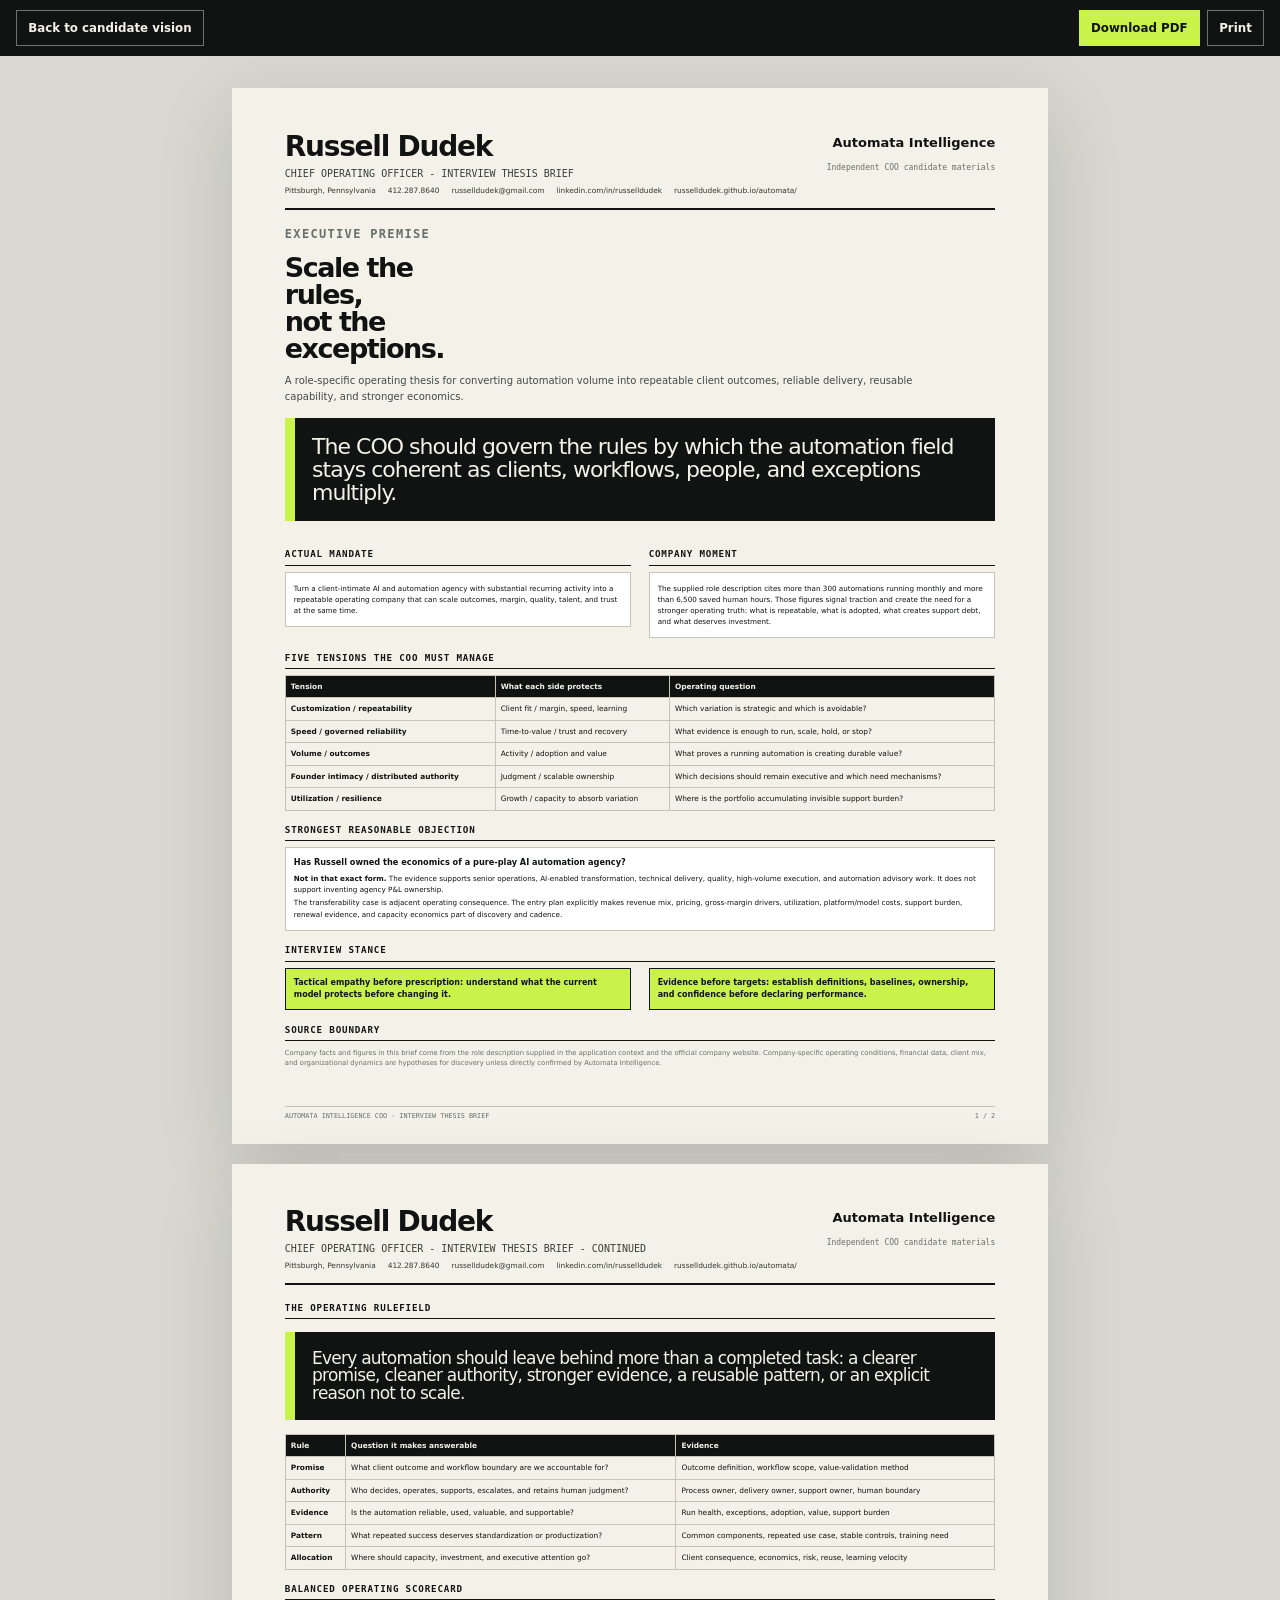
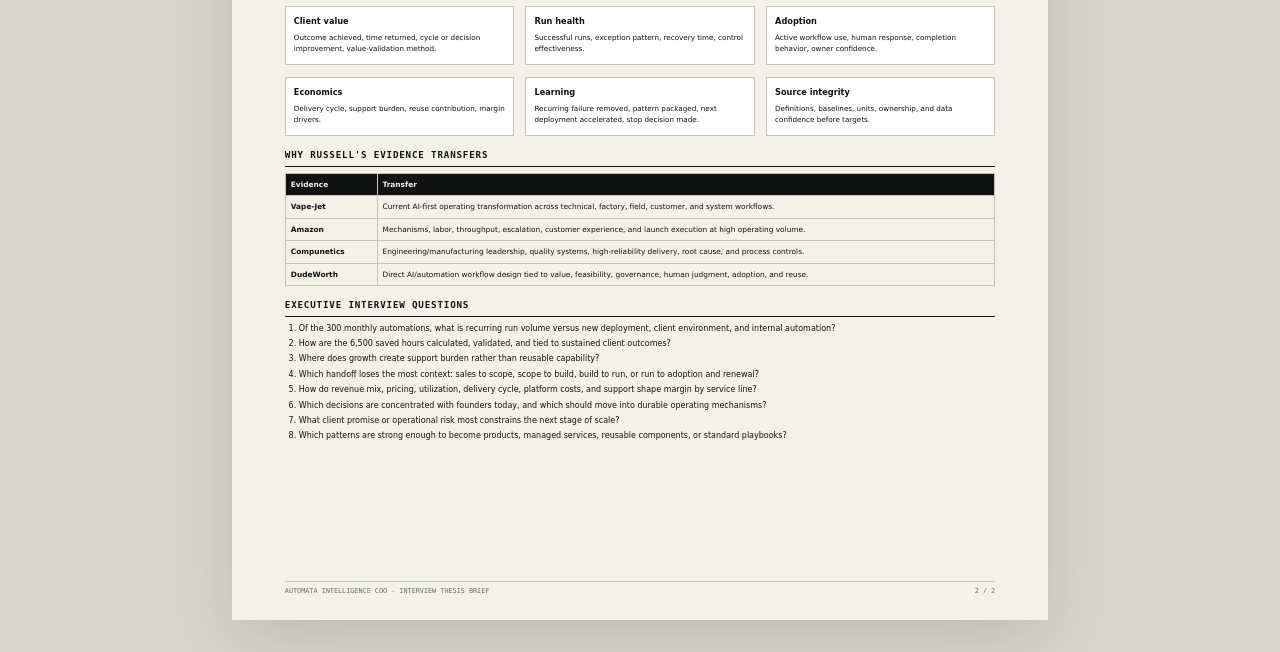
<file: interview-brief.html>
<!DOCTYPE html>

<html lang="en"><head><meta charset="utf-8"/><meta content="width=device-width,initial-scale=1" name="viewport"/><title>Automata Intelligence COO Interview Brief - Russell Dudek</title><link href="styles.css" rel="stylesheet"/></head><body class="document-body"><div class="document-nav"><a href="index.html">Back to candidate vision</a><div class="actions"><a class="primary" download="" href="docs/Russell-Dudek-Automata-Intelligence-Interview-Brief.pdf">Download PDF</a><button onclick="window.print()" type="button">Print</button></div></div><main class="document-wrap">
<section class="print-page"><header class="doc-header"><div><div class="doc-name">Russell Dudek</div><div class="doc-identity">CHIEF OPERATING OFFICER - INTERVIEW THESIS BRIEF</div></div><div class="doc-company"><strong>Automata Intelligence</strong><span>Independent COO candidate materials</span></div><div class="contact-line"><span>Pittsburgh, Pennsylvania</span><a href="tel:+14122878640">412.287.8640</a><a href="mailto:russelldudek@gmail.com">russelldudek@gmail.com</a><a href="https://www.linkedin.com/in/russelldudek">linkedin.com/in/russelldudek</a><a href="https://russelldudek.github.io/automata/">russelldudek.github.io/automata/</a></div></header><div class="kicker">Executive premise</div><h1 class="brief-title">Scale the rules,<br/>not the exceptions.</h1><p class="brief-deck">A role-specific operating thesis for converting automation volume into repeatable client outcomes, reliable delivery, reusable capability, and stronger economics.</p><div class="big-thesis">The COO should govern the rules by which the automation field stays coherent as clients, workflows, people, and exceptions multiply.</div><div class="two-col"><div class="doc-section"><h2>Actual mandate</h2><div class="doc-card"><p>Turn a client-intimate AI and automation agency with substantial recurring activity into a repeatable operating company that can scale outcomes, margin, quality, talent, and trust at the same time.</p></div></div><div class="doc-section"><h2>Company moment</h2><div class="doc-card"><p>The supplied role description cites more than 300 automations running monthly and more than 6,500 saved human hours. Those figures signal traction and create the need for a stronger operating truth: what is repeatable, what is adopted, what creates support debt, and what deserves investment.</p></div></div></div><div class="doc-section"><h2>Five tensions the COO must manage</h2><table class="matrix"><tr><th>Tension</th><th>What each side protects</th><th>Operating question</th></tr><tr><td>Customization / repeatability</td><td>Client fit / margin, speed, learning</td><td>Which variation is strategic and which is avoidable?</td></tr><tr><td>Speed / governed reliability</td><td>Time-to-value / trust and recovery</td><td>What evidence is enough to run, scale, hold, or stop?</td></tr><tr><td>Volume / outcomes</td><td>Activity / adoption and value</td><td>What proves a running automation is creating durable value?</td></tr><tr><td>Founder intimacy / distributed authority</td><td>Judgment / scalable ownership</td><td>Which decisions should remain executive and which need mechanisms?</td></tr><tr><td>Utilization / resilience</td><td>Growth / capacity to absorb variation</td><td>Where is the portfolio accumulating invisible support burden?</td></tr></table></div><div class="doc-section"><h2>Strongest reasonable objection</h2><div class="doc-card"><h3>Has Russell owned the economics of a pure-play AI automation agency?</h3><p><strong>Not in that exact form.</strong> The evidence supports senior operations, AI-enabled transformation, technical delivery, quality, high-volume execution, and automation advisory work. It does not support inventing agency P&amp;L ownership.</p><p>The transferability case is adjacent operating consequence. The entry plan explicitly makes revenue mix, pricing, gross-margin drivers, utilization, platform/model costs, support burden, renewal evidence, and capacity economics part of discovery and cadence.</p></div></div><div class="doc-section"><h2>Interview stance</h2><div class="two-col"><div class="callout">Tactical empathy before prescription: understand what the current model protects before changing it.</div><div class="callout">Evidence before targets: establish definitions, baselines, ownership, and confidence before declaring performance.</div></div></div><div class="doc-section"><h2>Source boundary</h2><p class="fineprint">Company facts and figures in this brief come from the role description supplied in the application context and the official company website. Company-specific operating conditions, financial data, client mix, and organizational dynamics are hypotheses for discovery unless directly confirmed by Automata Intelligence.</p></div><footer class="doc-footer"><span>AUTOMATA INTELLIGENCE COO - INTERVIEW THESIS BRIEF</span><span>1 / 2</span></footer></section>
<section class="print-page"><header class="doc-header"><div><div class="doc-name">Russell Dudek</div><div class="doc-identity">CHIEF OPERATING OFFICER - INTERVIEW THESIS BRIEF - CONTINUED</div></div><div class="doc-company"><strong>Automata Intelligence</strong><span>Independent COO candidate materials</span></div><div class="contact-line"><span>Pittsburgh, Pennsylvania</span><a href="tel:+14122878640">412.287.8640</a><a href="mailto:russelldudek@gmail.com">russelldudek@gmail.com</a><a href="https://www.linkedin.com/in/russelldudek">linkedin.com/in/russelldudek</a><a href="https://russelldudek.github.io/automata/">russelldudek.github.io/automata/</a></div></header><div class="doc-section"><h2>The Operating Rulefield</h2><div class="big-thesis" style="font-size:17px">Every automation should leave behind more than a completed task: a clearer promise, cleaner authority, stronger evidence, a reusable pattern, or an explicit reason not to scale.</div><table class="matrix"><tr><th>Rule</th><th>Question it makes answerable</th><th>Evidence</th></tr><tr><td>Promise</td><td>What client outcome and workflow boundary are we accountable for?</td><td>Outcome definition, workflow scope, value-validation method</td></tr><tr><td>Authority</td><td>Who decides, operates, supports, escalates, and retains human judgment?</td><td>Process owner, delivery owner, support owner, human boundary</td></tr><tr><td>Evidence</td><td>Is the automation reliable, used, valuable, and supportable?</td><td>Run health, exceptions, adoption, value, support burden</td></tr><tr><td>Pattern</td><td>What repeated success deserves standardization or productization?</td><td>Common components, repeated use case, stable controls, training need</td></tr><tr><td>Allocation</td><td>Where should capacity, investment, and executive attention go?</td><td>Client consequence, economics, risk, reuse, learning velocity</td></tr></table></div><div class="doc-section"><h2>Balanced operating scorecard</h2><div class="three-col"><div class="doc-card"><h3>Client value</h3><p>Outcome achieved, time returned, cycle or decision improvement, value-validation method.</p></div><div class="doc-card"><h3>Run health</h3><p>Successful runs, exception pattern, recovery time, control effectiveness.</p></div><div class="doc-card"><h3>Adoption</h3><p>Active workflow use, human response, completion behavior, owner confidence.</p></div><div class="doc-card"><h3>Economics</h3><p>Delivery cycle, support burden, reuse contribution, margin drivers.</p></div><div class="doc-card"><h3>Learning</h3><p>Recurring failure removed, pattern packaged, next deployment accelerated, stop decision made.</p></div><div class="doc-card"><h3>Source integrity</h3><p>Definitions, baselines, units, ownership, and data confidence before targets.</p></div></div></div><div class="doc-section"><h2>Why Russell's evidence transfers</h2><table class="matrix"><tr><th>Evidence</th><th>Transfer</th></tr><tr><td>Vape-Jet</td><td>Current AI-first operating transformation across technical, factory, field, customer, and system workflows.</td></tr><tr><td>Amazon</td><td>Mechanisms, labor, throughput, escalation, customer experience, and launch execution at high operating volume.</td></tr><tr><td>Compunetics</td><td>Engineering/manufacturing leadership, quality systems, high-reliability delivery, root cause, and process controls.</td></tr><tr><td>DudeWorth</td><td>Direct AI/automation workflow design tied to value, feasibility, governance, human judgment, adoption, and reuse.</td></tr></table></div><div class="doc-section"><h2>Executive interview questions</h2><ol class="compact-list"><li>Of the 300 monthly automations, what is recurring run volume versus new deployment, client environment, and internal automation?</li><li>How are the 6,500 saved hours calculated, validated, and tied to sustained client outcomes?</li><li>Where does growth create support burden rather than reusable capability?</li><li>Which handoff loses the most context: sales to scope, scope to build, build to run, or run to adoption and renewal?</li><li>How do revenue mix, pricing, utilization, delivery cycle, platform costs, and support shape margin by service line?</li><li>Which decisions are concentrated with founders today, and which should move into durable operating mechanisms?</li><li>What client promise or operational risk most constrains the next stage of scale?</li><li>Which patterns are strong enough to become products, managed services, reusable components, or standard playbooks?</li></ol></div><footer class="doc-footer"><span>AUTOMATA INTELLIGENCE COO - INTERVIEW THESIS BRIEF</span><span>2 / 2</span></footer></section>
</main></body></html>
</file>
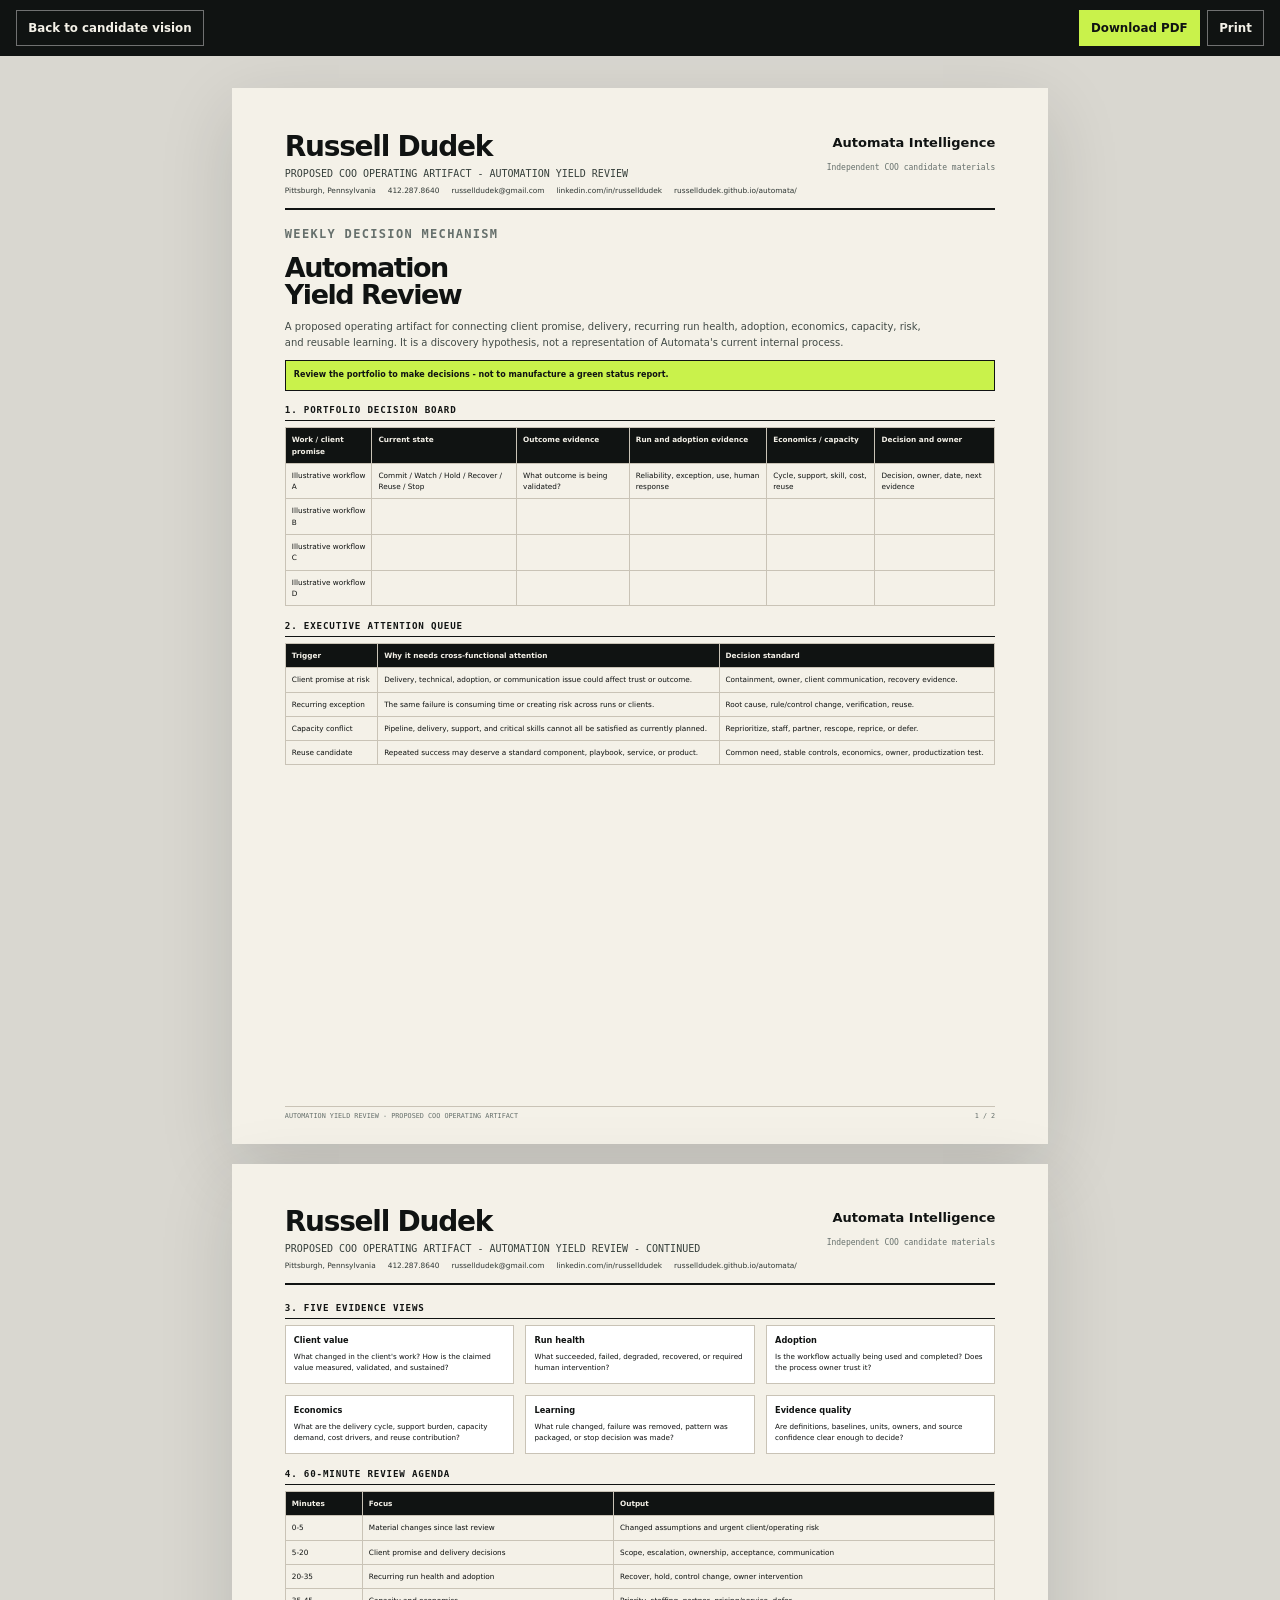
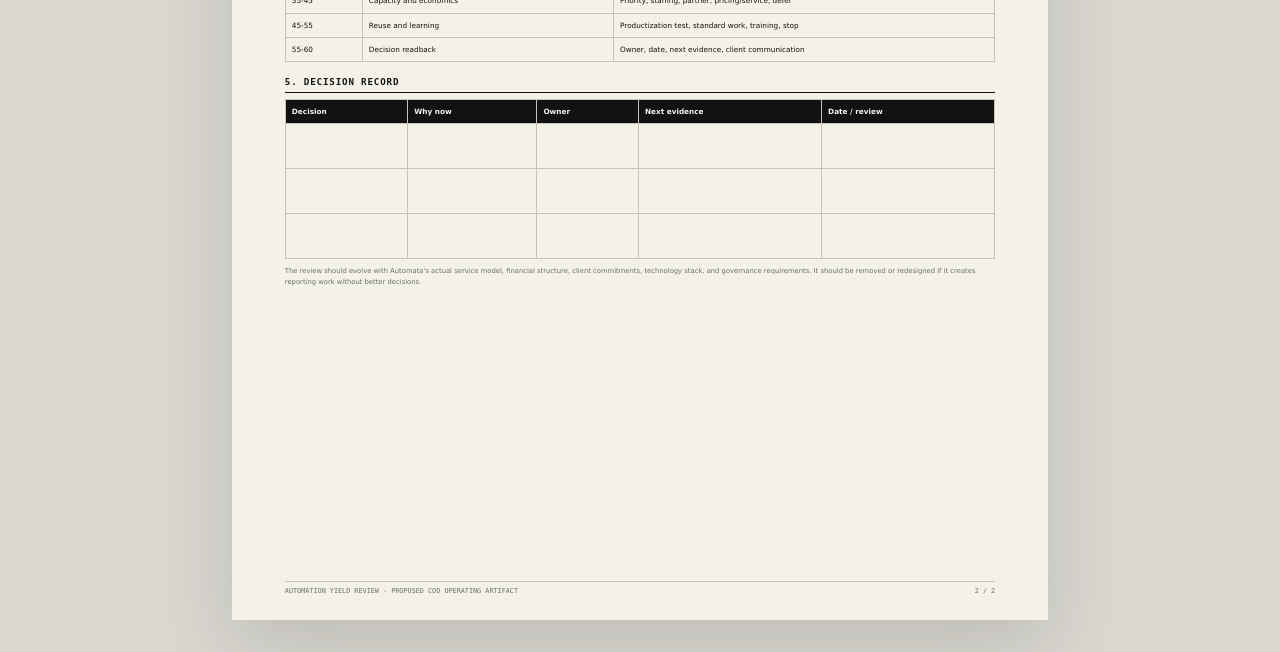
<file: operating-review.html>
<!doctype html><html lang="en"><head><meta charset="utf-8"><meta name="viewport" content="width=device-width,initial-scale=1"><title>Automation Yield Review - Automata Intelligence COO Candidate Artifact</title><link rel="stylesheet" href="styles.css"></head><body class="document-body"><div class="document-nav"><a href="index.html">Back to candidate vision</a><div class="actions"><a class="primary" href="docs/Russell-Dudek-Automata-Intelligence-Automation-Yield-Review.pdf" download>Download PDF</a><button type="button" onclick="window.print()">Print</button></div></div><main class="document-wrap">
<section class="print-page"><header class="doc-header"><div><div class="doc-name">Russell Dudek</div><div class="doc-identity">PROPOSED COO OPERATING ARTIFACT - AUTOMATION YIELD REVIEW</div></div><div class="doc-company"><strong>Automata Intelligence</strong><span>Independent COO candidate materials</span></div><div class="contact-line"><span>Pittsburgh, Pennsylvania</span><a href="tel:+14122878640">412.287.8640</a><a href="mailto:russelldudek@gmail.com">russelldudek@gmail.com</a><a href="https://www.linkedin.com/in/russelldudek">linkedin.com/in/russelldudek</a><a href="https://russelldudek.github.io/automata/">russelldudek.github.io/automata/</a></div></header><div class="kicker">Weekly decision mechanism</div><h1 class="brief-title">Automation<br>Yield Review</h1><p class="brief-deck">A proposed operating artifact for connecting client promise, delivery, recurring run health, adoption, economics, capacity, risk, and reusable learning. It is a discovery hypothesis, not a representation of Automata's current internal process.</p><div class="callout">Review the portfolio to make decisions - not to manufacture a green status report.</div><div class="doc-section"><h2>1. Portfolio decision board</h2><table class="review-table"><tr><th>Work / client promise</th><th>Current state</th><th>Outcome evidence</th><th>Run and adoption evidence</th><th>Economics / capacity</th><th>Decision and owner</th></tr><tr><td>Illustrative workflow A</td><td>Commit / Watch / Hold / Recover / Reuse / Stop</td><td>What outcome is being validated?</td><td>Reliability, exception, use, human response</td><td>Cycle, support, skill, cost, reuse</td><td>Decision, owner, date, next evidence</td></tr><tr><td>Illustrative workflow B</td><td></td><td></td><td></td><td></td><td></td></tr><tr><td>Illustrative workflow C</td><td></td><td></td><td></td><td></td><td></td></tr><tr><td>Illustrative workflow D</td><td></td><td></td><td></td><td></td><td></td></tr></table></div><div class="doc-section"><h2>2. Executive attention queue</h2><table class="review-table"><tr><th>Trigger</th><th>Why it needs cross-functional attention</th><th>Decision standard</th></tr><tr><td>Client promise at risk</td><td>Delivery, technical, adoption, or communication issue could affect trust or outcome.</td><td>Containment, owner, client communication, recovery evidence.</td></tr><tr><td>Recurring exception</td><td>The same failure is consuming time or creating risk across runs or clients.</td><td>Root cause, rule/control change, verification, reuse.</td></tr><tr><td>Capacity conflict</td><td>Pipeline, delivery, support, and critical skills cannot all be satisfied as currently planned.</td><td>Reprioritize, staff, partner, rescope, reprice, or defer.</td></tr><tr><td>Reuse candidate</td><td>Repeated success may deserve a standard component, playbook, service, or product.</td><td>Common need, stable controls, economics, owner, productization test.</td></tr></table></div><footer class="doc-footer"><span>AUTOMATION YIELD REVIEW - PROPOSED COO OPERATING ARTIFACT</span><span>1 / 2</span></footer></section>
<section class="print-page"><header class="doc-header"><div><div class="doc-name">Russell Dudek</div><div class="doc-identity">PROPOSED COO OPERATING ARTIFACT - AUTOMATION YIELD REVIEW - CONTINUED</div></div><div class="doc-company"><strong>Automata Intelligence</strong><span>Independent COO candidate materials</span></div><div class="contact-line"><span>Pittsburgh, Pennsylvania</span><a href="tel:+14122878640">412.287.8640</a><a href="mailto:russelldudek@gmail.com">russelldudek@gmail.com</a><a href="https://www.linkedin.com/in/russelldudek">linkedin.com/in/russelldudek</a><a href="https://russelldudek.github.io/automata/">russelldudek.github.io/automata/</a></div></header><div class="doc-section"><h2>3. Five evidence views</h2><div class="three-col"><div class="doc-card"><h3>Client value</h3><p>What changed in the client's work? How is the claimed value measured, validated, and sustained?</p></div><div class="doc-card"><h3>Run health</h3><p>What succeeded, failed, degraded, recovered, or required human intervention?</p></div><div class="doc-card"><h3>Adoption</h3><p>Is the workflow actually being used and completed? Does the process owner trust it?</p></div><div class="doc-card"><h3>Economics</h3><p>What are the delivery cycle, support burden, capacity demand, cost drivers, and reuse contribution?</p></div><div class="doc-card"><h3>Learning</h3><p>What rule changed, failure was removed, pattern was packaged, or stop decision was made?</p></div><div class="doc-card"><h3>Evidence quality</h3><p>Are definitions, baselines, units, owners, and source confidence clear enough to decide?</p></div></div></div><div class="doc-section"><h2>4. 60-minute review agenda</h2><table class="review-table"><tr><th>Minutes</th><th>Focus</th><th>Output</th></tr><tr><td>0-5</td><td>Material changes since last review</td><td>Changed assumptions and urgent client/operating risk</td></tr><tr><td>5-20</td><td>Client promise and delivery decisions</td><td>Scope, escalation, ownership, acceptance, communication</td></tr><tr><td>20-35</td><td>Recurring run health and adoption</td><td>Recover, hold, control change, owner intervention</td></tr><tr><td>35-45</td><td>Capacity and economics</td><td>Priority, staffing, partner, pricing/service, defer</td></tr><tr><td>45-55</td><td>Reuse and learning</td><td>Productization test, standard work, training, stop</td></tr><tr><td>55-60</td><td>Decision readback</td><td>Owner, date, next evidence, client communication</td></tr></table></div><div class="doc-section"><h2>5. Decision record</h2><table class="review-table"><tr><th>Decision</th><th>Why now</th><th>Owner</th><th>Next evidence</th><th>Date / review</th></tr><tr><td style="height:45px"></td><td></td><td></td><td></td><td></td></tr><tr><td style="height:45px"></td><td></td><td></td><td></td><td></td></tr><tr><td style="height:45px"></td><td></td><td></td><td></td><td></td></tr></table></div><p class="fineprint">The review should evolve with Automata's actual service model, financial structure, client commitments, technology stack, and governance requirements. It should be removed or redesigned if it creates reporting work without better decisions.</p><footer class="doc-footer"><span>AUTOMATION YIELD REVIEW - PROPOSED COO OPERATING ARTIFACT</span><span>2 / 2</span></footer></section></main></body></html>
</file>
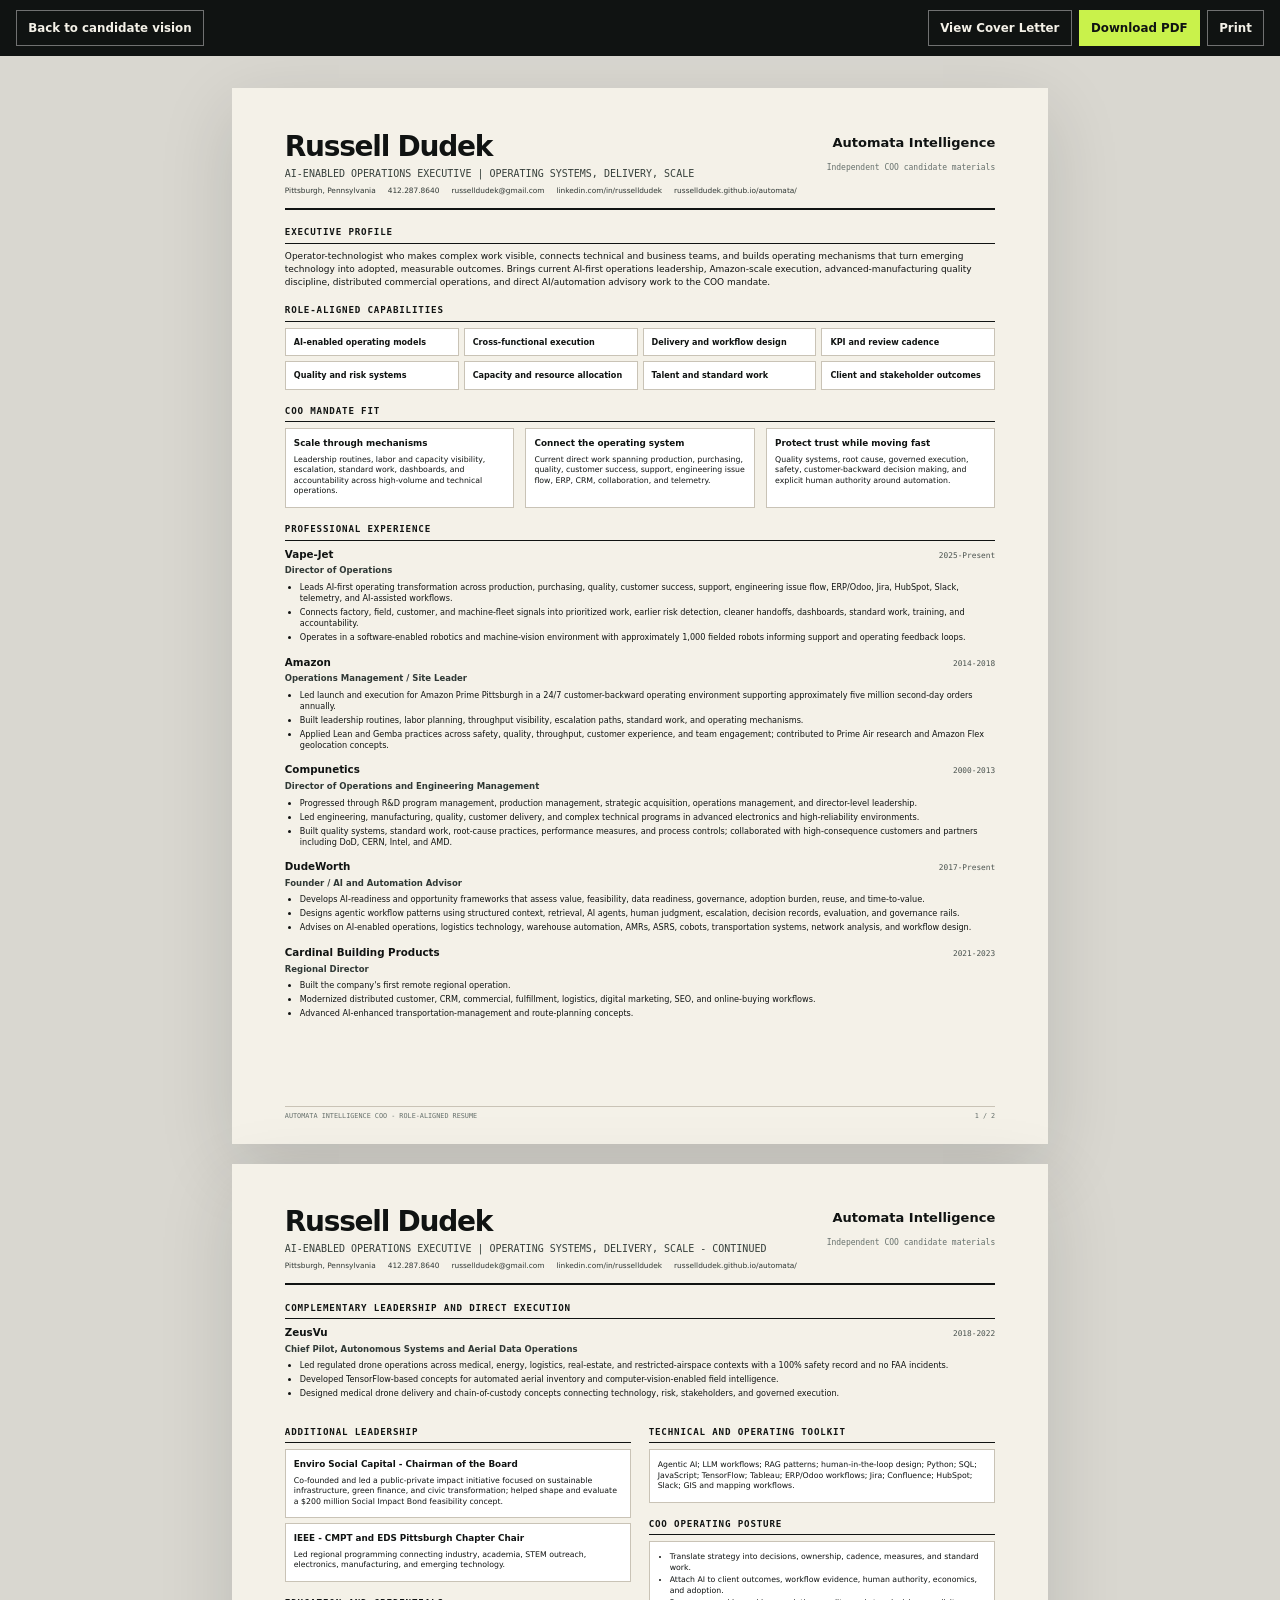
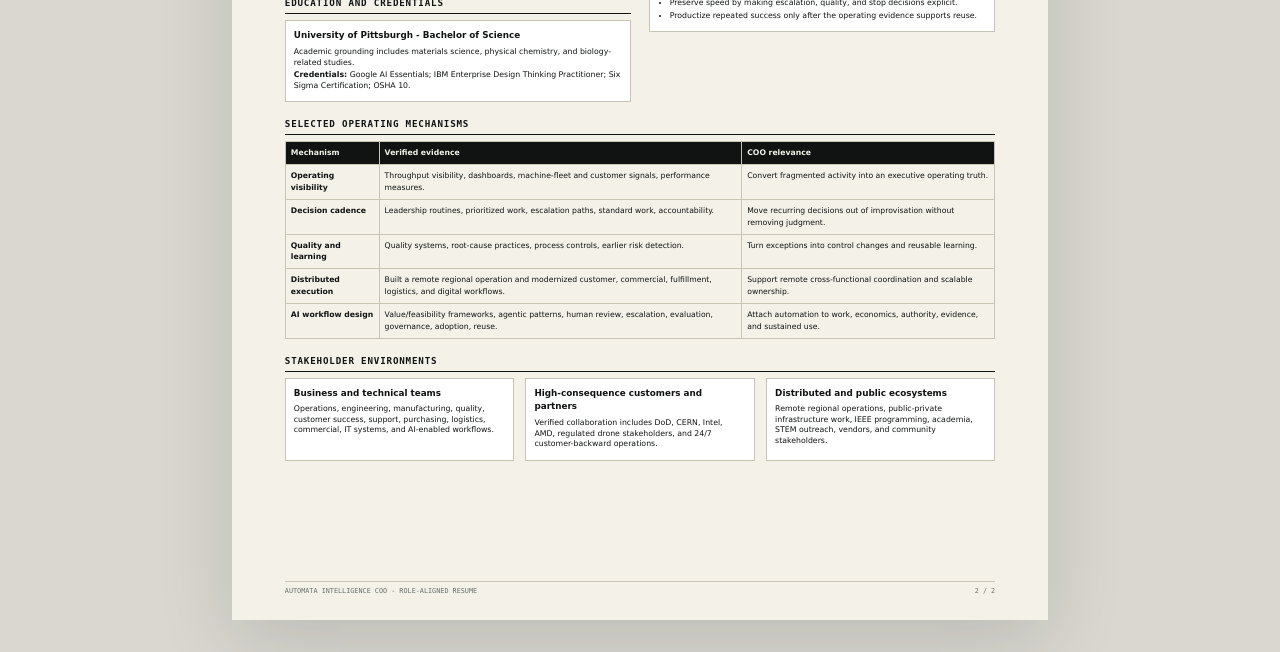
<file: resume.html>
<!doctype html><html lang="en"><head><meta charset="utf-8"><meta name="viewport" content="width=device-width,initial-scale=1"><title>Russell Dudek - Automata Intelligence COO Resume</title><link rel="stylesheet" href="styles.css"></head><body class="document-body resume-doc"><div class="document-nav"><a href="index.html">Back to candidate vision</a><div class="actions"><a href="cover-letter.html">View Cover Letter</a><a class="primary" href="docs/Russell-Dudek-Automata-Intelligence-Resume.pdf" download>Download PDF</a><button type="button" onclick="window.print()">Print</button></div></div><main class="document-wrap">
<section class="print-page"><header class="doc-header"><div><div class="doc-name">Russell Dudek</div><div class="doc-identity">AI-ENABLED OPERATIONS EXECUTIVE | OPERATING SYSTEMS, DELIVERY, SCALE</div></div><div class="doc-company"><strong>Automata Intelligence</strong><span>Independent COO candidate materials</span></div><div class="contact-line"><span>Pittsburgh, Pennsylvania</span><a href="tel:+14122878640">412.287.8640</a><a href="mailto:russelldudek@gmail.com">russelldudek@gmail.com</a><a href="https://www.linkedin.com/in/russelldudek">linkedin.com/in/russelldudek</a><a href="https://russelldudek.github.io/automata/">russelldudek.github.io/automata/</a></div></header>
<div class="doc-section"><h2>Executive profile</h2><p class="doc-summary">Operator-technologist who makes complex work visible, connects technical and business teams, and builds operating mechanisms that turn emerging technology into adopted, measurable outcomes. Brings current AI-first operations leadership, Amazon-scale execution, advanced-manufacturing quality discipline, distributed commercial operations, and direct AI/automation advisory work to the COO mandate.</p></div>
<div class="doc-section"><h2>Role-aligned capabilities</h2><div class="capability-grid"><div class="capability">AI-enabled operating models</div><div class="capability">Cross-functional execution</div><div class="capability">Delivery and workflow design</div><div class="capability">KPI and review cadence</div><div class="capability">Quality and risk systems</div><div class="capability">Capacity and resource allocation</div><div class="capability">Talent and standard work</div><div class="capability">Client and stakeholder outcomes</div></div></div>
<div class="doc-section"><h2>COO mandate fit</h2><div class="three-col"><div class="doc-card"><h3>Scale through mechanisms</h3><p>Leadership routines, labor and capacity visibility, escalation, standard work, dashboards, and accountability across high-volume and technical operations.</p></div><div class="doc-card"><h3>Connect the operating system</h3><p>Current direct work spanning production, purchasing, quality, customer success, support, engineering issue flow, ERP, CRM, collaboration, and telemetry.</p></div><div class="doc-card"><h3>Protect trust while moving fast</h3><p>Quality systems, root cause, governed execution, safety, customer-backward decision making, and explicit human authority around automation.</p></div></div></div>
<div class="doc-section"><h2>Professional experience</h2>
<div class="experience"><div class="experience-head"><strong>Vape-Jet</strong><span>2025-Present</span></div><div class="experience-title">Director of Operations</div><ul><li>Leads AI-first operating transformation across production, purchasing, quality, customer success, support, engineering issue flow, ERP/Odoo, Jira, HubSpot, Slack, telemetry, and AI-assisted workflows.</li><li>Connects factory, field, customer, and machine-fleet signals into prioritized work, earlier risk detection, cleaner handoffs, dashboards, standard work, training, and accountability.</li><li>Operates in a software-enabled robotics and machine-vision environment with approximately 1,000 fielded robots informing support and operating feedback loops.</li></ul></div>
<div class="experience"><div class="experience-head"><strong>Amazon</strong><span>2014-2018</span></div><div class="experience-title">Operations Management / Site Leader</div><ul><li>Led launch and execution for Amazon Prime Pittsburgh in a 24/7 customer-backward operating environment supporting approximately five million second-day orders annually.</li><li>Built leadership routines, labor planning, throughput visibility, escalation paths, standard work, and operating mechanisms.</li><li>Applied Lean and Gemba practices across safety, quality, throughput, customer experience, and team engagement; contributed to Prime Air research and Amazon Flex geolocation concepts.</li></ul></div>
<div class="experience"><div class="experience-head"><strong>Compunetics</strong><span>2000-2013</span></div><div class="experience-title">Director of Operations and Engineering Management</div><ul><li>Progressed through R&amp;D program management, production management, strategic acquisition, operations management, and director-level leadership.</li><li>Led engineering, manufacturing, quality, customer delivery, and complex technical programs in advanced electronics and high-reliability environments.</li><li>Built quality systems, standard work, root-cause practices, performance measures, and process controls; collaborated with high-consequence customers and partners including DoD, CERN, Intel, and AMD.</li></ul></div></div>
<div class="experience"><div class="experience-head"><strong>DudeWorth</strong><span>2017-Present</span></div><div class="experience-title">Founder / AI and Automation Advisor</div><ul><li>Develops AI-readiness and opportunity frameworks that assess value, feasibility, data readiness, governance, adoption burden, reuse, and time-to-value.</li><li>Designs agentic workflow patterns using structured context, retrieval, AI agents, human judgment, escalation, decision records, evaluation, and governance rails.</li><li>Advises on AI-enabled operations, logistics technology, warehouse automation, AMRs, ASRS, cobots, transportation systems, network analysis, and workflow design.</li></ul></div>
<div class="experience"><div class="experience-head"><strong>Cardinal Building Products</strong><span>2021-2023</span></div><div class="experience-title">Regional Director</div><ul><li>Built the company's first remote regional operation.</li><li>Modernized distributed customer, CRM, commercial, fulfillment, logistics, digital marketing, SEO, and online-buying workflows.</li><li>Advanced AI-enhanced transportation-management and route-planning concepts.</li></ul></div>
<footer class="doc-footer"><span>AUTOMATA INTELLIGENCE COO - ROLE-ALIGNED RESUME</span><span>1 / 2</span></footer></section>
<section class="print-page"><header class="doc-header"><div><div class="doc-name">Russell Dudek</div><div class="doc-identity">AI-ENABLED OPERATIONS EXECUTIVE | OPERATING SYSTEMS, DELIVERY, SCALE - CONTINUED</div></div><div class="doc-company"><strong>Automata Intelligence</strong><span>Independent COO candidate materials</span></div><div class="contact-line"><span>Pittsburgh, Pennsylvania</span><a href="tel:+14122878640">412.287.8640</a><a href="mailto:russelldudek@gmail.com">russelldudek@gmail.com</a><a href="https://www.linkedin.com/in/russelldudek">linkedin.com/in/russelldudek</a><a href="https://russelldudek.github.io/automata/">russelldudek.github.io/automata/</a></div></header>
<div class="doc-section"><h2>Complementary leadership and direct execution</h2>
<div class="experience"><div class="experience-head"><strong>ZeusVu</strong><span>2018-2022</span></div><div class="experience-title">Chief Pilot, Autonomous Systems and Aerial Data Operations</div><ul><li>Led regulated drone operations across medical, energy, logistics, real-estate, and restricted-airspace contexts with a 100% safety record and no FAA incidents.</li><li>Developed TensorFlow-based concepts for automated aerial inventory and computer-vision-enabled field intelligence.</li><li>Designed medical drone delivery and chain-of-custody concepts connecting technology, risk, stakeholders, and governed execution.</li></ul></div></div>
<div class="two-col"><div><div class="doc-section"><h2>Additional leadership</h2><div class="doc-card"><h3>Enviro Social Capital - Chairman of the Board</h3><p>Co-founded and led a public-private impact initiative focused on sustainable infrastructure, green finance, and civic transformation; helped shape and evaluate a $200 million Social Impact Bond feasibility concept.</p></div><div class="doc-card" style="margin-top:5px"><h3>IEEE - CMPT and EDS Pittsburgh Chapter Chair</h3><p>Led regional programming connecting industry, academia, STEM outreach, electronics, manufacturing, and emerging technology.</p></div></div><div class="doc-section"><h2>Education and credentials</h2><div class="doc-card"><h3>University of Pittsburgh - Bachelor of Science</h3><p>Academic grounding includes materials science, physical chemistry, and biology-related studies.</p><p><strong>Credentials:</strong> Google AI Essentials; IBM Enterprise Design Thinking Practitioner; Six Sigma Certification; OSHA 10.</p></div></div></div><div><div class="doc-section"><h2>Technical and operating toolkit</h2><div class="doc-card"><p>Agentic AI; LLM workflows; RAG patterns; human-in-the-loop design; Python; SQL; JavaScript; TensorFlow; Tableau; ERP/Odoo workflows; Jira; Confluence; HubSpot; Slack; GIS and mapping workflows.</p></div></div><div class="doc-section"><h2>COO operating posture</h2><div class="doc-card"><ul><li>Translate strategy into decisions, ownership, cadence, measures, and standard work.</li><li>Attach AI to client outcomes, workflow evidence, human authority, economics, and adoption.</li><li>Preserve speed by making escalation, quality, and stop decisions explicit.</li><li>Productize repeated success only after the operating evidence supports reuse.</li></ul></div></div></div></div>
<div class="doc-section"><h2>Selected operating mechanisms</h2><table class="matrix"><tr><th>Mechanism</th><th>Verified evidence</th><th>COO relevance</th></tr><tr><td>Operating visibility</td><td>Throughput visibility, dashboards, machine-fleet and customer signals, performance measures.</td><td>Convert fragmented activity into an executive operating truth.</td></tr><tr><td>Decision cadence</td><td>Leadership routines, prioritized work, escalation paths, standard work, accountability.</td><td>Move recurring decisions out of improvisation without removing judgment.</td></tr><tr><td>Quality and learning</td><td>Quality systems, root-cause practices, process controls, earlier risk detection.</td><td>Turn exceptions into control changes and reusable learning.</td></tr><tr><td>Distributed execution</td><td>Built a remote regional operation and modernized customer, commercial, fulfillment, logistics, and digital workflows.</td><td>Support remote cross-functional coordination and scalable ownership.</td></tr><tr><td>AI workflow design</td><td>Value/feasibility frameworks, agentic patterns, human review, escalation, evaluation, governance, adoption, reuse.</td><td>Attach automation to work, economics, authority, evidence, and sustained use.</td></tr></table></div>
<div class="doc-section"><h2>Stakeholder environments</h2><div class="three-col"><div class="doc-card"><h3>Business and technical teams</h3><p>Operations, engineering, manufacturing, quality, customer success, support, purchasing, logistics, commercial, IT systems, and AI-enabled workflows.</p></div><div class="doc-card"><h3>High-consequence customers and partners</h3><p>Verified collaboration includes DoD, CERN, Intel, AMD, regulated drone stakeholders, and 24/7 customer-backward operations.</p></div><div class="doc-card"><h3>Distributed and public ecosystems</h3><p>Remote regional operations, public-private infrastructure work, IEEE programming, academia, STEM outreach, vendors, and community stakeholders.</p></div></div></div><footer class="doc-footer"><span>AUTOMATA INTELLIGENCE COO - ROLE-ALIGNED RESUME</span><span>2 / 2</span></footer></section></main></body></html>
</file>
<file: styles.css>
@import url("brand-tokens.css");
*{box-sizing:border-box}
html{scroll-behavior:smooth;background:var(--paper)}
body{margin:0;background:var(--paper);color:var(--ink);font-family:var(--font-sans);line-height:1.55}
a{color:inherit;text-underline-offset:.22em}
button{font:inherit}
img{max-width:100%}
.skip-link{position:absolute;left:-999px;top:0;background:var(--signal);padding:.8rem 1rem;z-index:999}
.skip-link:focus{left:1rem;top:1rem}
.site-nav{position:sticky;top:0;z-index:50;display:flex;justify-content:space-between;align-items:center;padding:.9rem clamp(1rem,3vw,3.5rem);background:rgba(244,241,232,.93);backdrop-filter:blur(14px);border-bottom:1px solid rgba(16,19,18,.12)}
.nav-brand{display:flex;align-items:center;gap:.75rem;text-decoration:none;font-weight:800;letter-spacing:-.02em}
.nav-mark{display:grid;place-items:center;width:2.2rem;height:2.2rem;border:1px solid var(--ink);font-family:var(--font-mono);font-size:.72rem;background:var(--signal)}
.nav-links{display:flex;align-items:center;gap:1rem;font-size:.84rem;font-weight:700}
.nav-links a{text-decoration:none}
.nav-links a:hover,.nav-links a:focus-visible{text-decoration:underline}
.kicker{font-family:var(--font-mono);font-size:.75rem;letter-spacing:.11em;text-transform:uppercase;font-weight:800;color:var(--muted)}
.hero{min-height:calc(100vh - 64px);display:grid;grid-template-columns:minmax(0,.92fr) minmax(420px,1.08fr);gap:clamp(2rem,5vw,6rem);align-items:center;padding:clamp(3rem,7vw,7rem) clamp(1.2rem,5vw,6rem);overflow:hidden}
.company-lockup{display:inline-flex;flex-direction:column;gap:.12rem;border-left:5px solid var(--signal);padding-left:1rem;margin-bottom:1.2rem}
.company-name{font-weight:900;font-size:clamp(1.15rem,1.8vw,1.45rem);letter-spacing:-.035em}
.independent{font-size:.76rem;color:var(--muted);font-family:var(--font-mono)}
h1{font-size:clamp(3.2rem,7.2vw,7.6rem);line-height:.89;letter-spacing:-.075em;margin:.25rem 0 1.25rem;max-width:10ch}
.hero-deck{font-size:clamp(1.05rem,1.6vw,1.35rem);max-width:38rem;color:#303633}
.hero-insight{display:grid;grid-template-columns:auto 1fr;gap:.85rem;align-items:start;margin:2rem 0;padding:1.05rem 1.15rem;border:1px solid var(--ink);background:var(--white);max-width:39rem;box-shadow:8px 8px 0 var(--ink)}
.hero-insight strong{font-family:var(--font-mono);font-size:.72rem;background:var(--ink);color:var(--signal);padding:.35rem .45rem;white-space:nowrap}
.cta-row{display:flex;flex-wrap:wrap;gap:.8rem;margin-top:1.5rem}
.button{display:inline-flex;align-items:center;justify-content:center;gap:.5rem;padding:.84rem 1.05rem;border:1px solid var(--ink);background:var(--ink);color:var(--paper);font-weight:800;text-decoration:none;box-shadow:5px 5px 0 var(--signal);transition:transform .18s ease,box-shadow .18s ease}
.button.secondary{background:transparent;color:var(--ink);box-shadow:none}
.button:hover,.button:focus-visible{transform:translate(-2px,-2px);box-shadow:8px 8px 0 var(--signal)}
.rulefield-shell{position:relative;padding:1rem;border:1px solid var(--ink);background:var(--ink);color:var(--paper);box-shadow:18px 18px 0 var(--signal);min-width:0}
.rulefield-top{display:flex;justify-content:space-between;gap:1rem;align-items:end;border-bottom:1px solid rgba(255,255,255,.2);padding:.3rem .2rem .9rem}
.rulefield-top h2{margin:0;font-size:1.08rem;letter-spacing:-.02em}
.field-note{font-size:.7rem;color:#aeb8b4;font-family:var(--font-mono);max-width:31ch;text-align:right}
.cell-grid{display:grid;grid-template-columns:repeat(12,1fr);gap:5px;padding:1.15rem 0;aspect-ratio:12/7}
.cell{position:relative;border:1px solid rgba(255,255,255,.16);background:#222925;transition:background .42s ease,transform .42s ease,opacity .42s ease,box-shadow .42s ease}
.cell::after{content:"";position:absolute;inset:28%;border-radius:50%;background:rgba(255,255,255,.12);transform:scale(.2);opacity:0;transition:transform .42s ease,opacity .42s ease}
.cell[data-state="value"]{background:#3d4a20}.cell[data-state="authority"]{background:#304743}.cell[data-state="running"]{background:#526821}.cell[data-state="evidence"]{background:#8a6400}.cell[data-state="reusable"]{background:var(--signal);box-shadow:0 0 22px rgba(201,242,75,.24)}.cell[data-state="exception"]{background:var(--coral)}
.cell.active{transform:scale(.82);opacity:.72}.cell.active::after{transform:scale(1.8);opacity:.7}
.field-controls{display:flex;gap:.5rem;flex-wrap:wrap;padding:.15rem 0 .9rem}
.scenario-btn{border:1px solid rgba(255,255,255,.35);background:transparent;color:var(--paper);padding:.5rem .72rem;font-size:.74rem;font-weight:800;cursor:pointer}
.scenario-btn[aria-pressed="true"]{background:var(--signal);color:var(--ink);border-color:var(--signal)}
.scenario-btn:focus-visible{outline:3px solid var(--white);outline-offset:2px}
.field-readout{display:grid;grid-template-columns:1fr 1fr;gap:.7rem;padding-top:.85rem;border-top:1px solid rgba(255,255,255,.2)}
.readout-card{padding:.75rem;background:rgba(255,255,255,.06);min-height:5.6rem}
.readout-card .label{display:block;color:#aeb8b4;font-family:var(--font-mono);font-size:.64rem;text-transform:uppercase;letter-spacing:.08em;margin-bottom:.3rem}
.readout-card strong{font-size:.84rem;line-height:1.35;display:block}
.legend{display:flex;flex-wrap:wrap;gap:.55rem 1rem;font-size:.66rem;color:#b7c0bd;padding-top:.8rem}
.legend span{display:flex;align-items:center;gap:.35rem}.swatch{width:.58rem;height:.58rem;border:1px solid rgba(255,255,255,.3)}
section{padding:clamp(4rem,8vw,8rem) clamp(1.2rem,5vw,6rem)}
.section-head{display:grid;grid-template-columns:minmax(220px,.7fr) minmax(0,1.3fr);gap:clamp(2rem,7vw,8rem);align-items:start;margin-bottom:3rem}
.section-head h2{font-size:clamp(2.4rem,5vw,5rem);line-height:.96;letter-spacing:-.06em;margin:.2rem 0}
.section-head p{font-size:clamp(1.05rem,1.6vw,1.32rem);max-width:48rem;color:#3f4844;margin:0}
.dark{background:var(--ink);color:var(--paper)}
.dark .section-head p{color:#bbc3c0}.dark .kicker{color:var(--signal)}
.signal-strip{display:grid;grid-template-columns:1fr auto;gap:1.5rem;align-items:center;padding:1.3rem 1.5rem;background:var(--signal);border:1px solid var(--ink);margin-bottom:3rem}
.signal-strip strong{font-size:clamp(1.25rem,2vw,1.8rem);letter-spacing:-.035em}.signal-strip span{font-family:var(--font-mono);font-size:.72rem}
.tensions{display:grid;grid-template-columns:repeat(5,1fr);border-top:1px solid rgba(255,255,255,.25);border-left:1px solid rgba(255,255,255,.25)}
.tension{min-height:15rem;padding:1.2rem;border-right:1px solid rgba(255,255,255,.25);border-bottom:1px solid rgba(255,255,255,.25);display:flex;flex-direction:column;justify-content:space-between}
.tension-num{font-family:var(--font-mono);color:var(--signal);font-size:.72rem}.tension h3{font-size:1.25rem;line-height:1.05;margin:1rem 0}.tension p{font-size:.85rem;color:#b7c0bd;margin:0}
.rules-layout{display:grid;grid-template-columns:.8fr 1.2fr;gap:clamp(2rem,7vw,8rem)}
.rule-list{counter-reset:rules;border-top:2px solid var(--ink)}
.rule{display:grid;grid-template-columns:3rem 1fr;gap:1rem;padding:1.2rem 0;border-bottom:1px solid var(--line)}
.rule::before{counter-increment:rules;content:"0" counter(rules);font-family:var(--font-mono);font-size:.72rem;color:var(--signal-dark);font-weight:900}
.rule h3{margin:0 0 .3rem;font-size:1.18rem}.rule p{margin:0;color:#4d5652;font-size:.9rem}
.model-statement{position:sticky;top:6.5rem;align-self:start;padding:2rem;background:var(--white);border:1px solid var(--ink);box-shadow:12px 12px 0 var(--amber)}
.model-statement blockquote{font-size:clamp(1.8rem,3.3vw,3.4rem);line-height:1.02;letter-spacing:-.05em;margin:0 0 1.25rem}.model-statement p{margin:0;color:#49514e}
.scorecard{display:grid;grid-template-columns:repeat(5,1fr);gap:.8rem}
.metric{background:var(--paper);color:var(--ink);padding:1.2rem;min-height:15rem;border-top:8px solid var(--signal)}
.metric:nth-child(2){border-color:var(--cyan)}.metric:nth-child(3){border-color:var(--amber)}.metric:nth-child(4){border-color:var(--coral)}.metric:nth-child(5){border-color:#bfc6c3}
.metric h3{font-size:1.1rem;margin:.1rem 0 .8rem}.metric ul{padding-left:1.1rem;margin:0;color:#4b5450;font-size:.82rem}.metric li{margin:.35rem 0}
.evidence-map{display:grid;grid-template-columns:repeat(4,1fr);gap:1rem}
.evidence-card{position:relative;padding:1.25rem;border:1px solid var(--ink);background:var(--white)}
.evidence-card::before{content:"";position:absolute;left:-1px;top:-1px;width:1.5rem;height:1.5rem;background:var(--signal);border:1px solid var(--ink)}
.evidence-card h3{margin:.8rem 0 .2rem;font-size:1.1rem}.evidence-card .role-meta{font-family:var(--font-mono);font-size:.68rem;color:var(--muted)}.evidence-card p{font-size:.88rem;color:#49514e}
.timeline{display:grid;grid-template-columns:repeat(4,1fr);border:1px solid var(--ink)}
.phase{padding:1.3rem;border-right:1px solid var(--ink);min-height:19rem}.phase:last-child{border-right:0}.phase .days{font-family:var(--font-mono);font-weight:900;color:var(--signal-dark)}.phase h3{font-size:1.35rem;line-height:1.05;margin:.55rem 0 1rem}.phase ul{padding-left:1rem;font-size:.85rem;color:#46504b}.phase li{margin:.48rem 0}
.objection{display:grid;grid-template-columns:.78fr 1.22fr;border:1px solid rgba(255,255,255,.3)}
.objection-q{padding:2rem;border-right:1px solid rgba(255,255,255,.3);background:#1d2421}.objection-a{padding:2rem}.objection h3{font-size:clamp(1.7rem,3vw,3rem);line-height:1.04;margin:.3rem 0}.objection p{color:#c3cbc8}.objection strong{color:var(--signal)}
.questions{columns:2;column-gap:3rem}.question{break-inside:avoid;padding:1rem 0;border-top:1px solid var(--line);font-size:1.05rem}.question b{font-family:var(--font-mono);color:var(--signal-dark);margin-right:.5rem}
.documents{display:grid;grid-template-columns:repeat(5,1fr);gap:.9rem}
.doc-link{display:flex;flex-direction:column;justify-content:space-between;min-height:13rem;padding:1.1rem;border:1px solid var(--ink);background:var(--white);text-decoration:none;transition:transform .18s ease,box-shadow .18s ease}.doc-link:hover,.doc-link:focus-visible{transform:translate(-3px,-3px);box-shadow:8px 8px 0 var(--signal)}.doc-link small{font-family:var(--font-mono);color:var(--muted)}.doc-link strong{font-size:1.15rem}.doc-link span{font-size:.78rem;color:#4d5652}
.site-footer{padding:2.2rem clamp(1.2rem,5vw,6rem);background:var(--ink);color:var(--paper);display:flex;justify-content:space-between;gap:2rem;align-items:center;font-size:.78rem}.site-footer a{color:var(--signal)}
.source-note{font-size:.72rem;color:var(--muted);max-width:55rem;margin-top:1.5rem}
/* Document web surfaces */
.document-body{background:#d9d7d0}.document-nav{position:sticky;top:0;z-index:50;background:var(--ink);color:var(--paper);padding:.65rem 1rem;display:flex;justify-content:space-between;align-items:center;gap:1rem}.document-nav .actions{display:flex;flex-wrap:wrap;gap:.45rem}.document-nav a,.document-nav button{border:1px solid rgba(255,255,255,.4);padding:.48rem .7rem;color:var(--paper);background:transparent;text-decoration:none;font-size:.74rem;font-weight:800}.document-nav a.primary{background:var(--signal);color:var(--ink);border-color:var(--signal)}
.document-wrap{padding:2rem 1rem;display:flex;flex-direction:column;align-items:center;gap:1.2rem}.print-page{width:8.5in;min-height:11in;background:var(--paper);box-shadow:var(--shadow);padding:.46in .55in .42in;position:relative;overflow:visible}.doc-header{display:grid;grid-template-columns:1fr auto;gap:.25in;border-bottom:2px solid var(--ink);padding-bottom:.12in;margin-bottom:.16in}.doc-name{font-size:28px;letter-spacing:-.045em;font-weight:900;line-height:1}.doc-identity{font-size:10px;font-family:var(--font-mono);margin-top:5px;color:#37403c}.doc-company{text-align:right}.doc-company strong{display:block;font-size:13px}.doc-company span{font-size:8px;color:var(--muted);font-family:var(--font-mono)}.contact-line{grid-column:1/-1;display:flex;flex-wrap:wrap;gap:5px 12px;font-size:7.4px;color:#303835;margin-top:4px}.contact-line a{text-decoration:none}.doc-section{margin-top:.13in}.doc-section h2{font-size:9.2px;letter-spacing:.09em;text-transform:uppercase;font-family:var(--font-mono);border-bottom:1px solid var(--ink);padding-bottom:3px;margin:0 0 6px}.doc-summary{font-size:8.2px;margin:0}.capability-grid{display:grid;grid-template-columns:repeat(4,1fr);gap:5px}.capability{border:1px solid var(--line);padding:5px 6px;font-size:7.2px;font-weight:800;background:#fff}.experience{margin-bottom:8px}.experience-head{display:flex;justify-content:space-between;gap:10px;align-items:baseline}.experience-head strong{font-size:9px}.experience-head span{font-size:7px;font-family:var(--font-mono);color:#4a534f}.experience-title{font-size:7.7px;font-weight:800;color:#303936;margin:1px 0 3px}.experience ul{margin:0;padding-left:13px;font-size:7.35px}.experience li{margin:1.8px 0}.two-col{display:grid;grid-template-columns:1fr 1fr;gap:.18in}.three-col{display:grid;grid-template-columns:repeat(3,1fr);gap:.12in}.doc-card{border:1px solid var(--line);background:#fff;padding:8px}.doc-card h3{font-size:8.2px;margin:0 0 4px}.doc-card p,.doc-card li{font-size:7.2px;margin:2px 0}.doc-card ul{margin:0;padding-left:12px}.doc-footer{position:absolute;left:.55in;right:.55in;bottom:.24in;border-top:1px solid var(--line);padding-top:4px;display:flex;justify-content:space-between;font-size:6.8px;color:var(--muted);font-family:var(--font-mono)}
.letter-meta{font-size:8px;margin-bottom:.16in}.letter-body{font-size:9.1px;line-height:1.5}.letter-body p{margin:0 0 .12in}.signature{margin-top:.18in}.signature strong{font-size:10px}.brief-title{font-size:27px;line-height:1;letter-spacing:-.055em;margin:.1in 0 .12in}.brief-deck{font-size:10px;color:#414a46;max-width:6.8in}.big-thesis{font-size:22px;line-height:1.05;letter-spacing:-.045em;padding:.18in;background:var(--ink);color:var(--paper);border-left:10px solid var(--signal);margin:.14in 0}.compact-list{font-size:8px;margin:0;padding-left:14px}.compact-list li{margin:3px 0}.matrix{width:100%;border-collapse:collapse;font-size:7.4px}.matrix th,.matrix td{border:1px solid var(--line);padding:5px;vertical-align:top}.matrix th{background:var(--ink);color:var(--paper);text-align:left}.matrix td:first-child{font-weight:800}.phase-print{border-left:8px solid var(--signal);padding:8px 10px;background:#fff;margin-bottom:7px}.phase-print h3{margin:0 0 3px;font-size:10px}.phase-print p,.phase-print li{font-size:7.5px}.phase-print ul{margin:0;padding-left:14px}.review-table{width:100%;border-collapse:collapse}.review-table th,.review-table td{border:1px solid var(--line);padding:6px;font-size:7.3px;vertical-align:top}.review-table th{background:var(--ink);color:var(--paper);text-align:left}.callout{padding:8px;background:var(--signal);border:1px solid var(--ink);font-size:8px;font-weight:800}.fineprint{font-size:6.8px;color:var(--muted)}
@media(max-width:1000px){.hero{grid-template-columns:1fr;min-height:auto}.rulefield-shell{max-width:760px}.tensions,.scorecard{grid-template-columns:repeat(2,1fr)}.tension:last-child,.metric:last-child{grid-column:span 2}.evidence-map{grid-template-columns:repeat(2,1fr)}.documents{grid-template-columns:repeat(2,1fr)}.timeline{grid-template-columns:repeat(2,1fr)}.phase:nth-child(2){border-right:0}.phase:nth-child(-n+2){border-bottom:1px solid var(--ink)}}
@media(max-width:760px){.site-nav{align-items:flex-start}.nav-links{display:none}.hero{padding-top:3rem}.cell-grid{gap:3px}.field-readout{grid-template-columns:1fr}.section-head,.rules-layout,.objection{grid-template-columns:1fr}.model-statement{position:static}.tensions,.scorecard,.evidence-map,.timeline,.documents{grid-template-columns:1fr}.tension:last-child,.metric:last-child{grid-column:auto}.tension{min-height:11rem}.phase{border-right:0;border-bottom:1px solid var(--ink)}.phase:last-child{border-bottom:0}.objection-q{border-right:0;border-bottom:1px solid rgba(255,255,255,.3)}.questions{columns:1}.site-footer{align-items:flex-start;flex-direction:column}.document-wrap{padding:.5rem}.print-page{width:100%;min-height:auto;padding:1rem;box-shadow:none}.doc-header{grid-template-columns:1fr}.doc-company{text-align:left}.capability-grid,.two-col,.three-col{grid-template-columns:1fr}.doc-footer{position:static;margin-top:1rem}.document-nav{position:static;align-items:flex-start;flex-direction:column}}
@media print{@page{size:Letter;margin:0}.document-nav{display:none!important}.document-body{background:#fff}.document-wrap{padding:0;display:block}.print-page{width:8.5in;height:11in;min-height:11in;box-shadow:none;margin:0;overflow:hidden;break-after:page;page-break-after:always}.print-page:last-child{break-after:auto;page-break-after:auto}.site-nav,.site-footer{display:none!important}a{text-decoration:none;color:inherit}}
@media(prefers-reduced-motion:reduce){html{scroll-behavior:auto}.cell,.cell::after,.button,.doc-link{transition:none!important}.cell.active{transform:none}.cell.active::after{display:none}}
/* Reliable print layout overrides for PDF engines */
.doc-header{display:flex;flex-wrap:wrap;justify-content:space-between;align-items:flex-start;gap:0 .18in}
.doc-header>div:first-child{flex:1 1 4.8in;min-width:0}
.doc-company{flex:0 0 1.9in;max-width:1.9in}
.contact-line{flex:0 0 100%;width:100%;display:flex;flex-wrap:wrap}
.capability-grid{display:flex;flex-wrap:wrap;gap:5px}
.capability{flex:1 1 calc(25% - 5px)}
.two-col{display:flex;gap:.18in;align-items:flex-start}
.two-col>div{flex:1 1 0;min-width:0}
.three-col{display:flex;flex-wrap:wrap;gap:.12in;align-items:stretch}
.three-col>.doc-card{flex:1 1 calc(33.333% - .12in);min-width:0}
@media(max-width:760px){.doc-header{display:block}.doc-company{max-width:none;width:auto;text-align:left;margin-top:.6rem}.contact-line{display:block}.two-col,.three-col{display:block}.capability-grid{display:block}.capability,.three-col>.doc-card{display:block;margin-bottom:.3rem}}
@media print{.doc-header{display:flex}.doc-company{text-align:right;margin-top:0}.contact-line{display:flex}.two-col{display:flex}.three-col{display:flex}.capability-grid{display:flex}}
.resume-doc .doc-summary{font-size:9px;line-height:1.45}
.resume-doc .capability{font-size:8.1px;padding:7px 8px}
.resume-doc .experience{margin-bottom:11px}
.resume-doc .experience-head strong{font-size:10.3px}
.resume-doc .experience-head span{font-size:7.8px}
.resume-doc .experience-title{font-size:8.5px;margin:2px 0 4px}
.resume-doc .experience ul{font-size:8.15px;line-height:1.38;padding-left:15px}
.resume-doc .experience li{margin:2.8px 0}
.resume-doc .doc-card h3{font-size:8.8px}
.resume-doc .doc-card p,.resume-doc .doc-card li{font-size:7.8px;line-height:1.35}
.resume-doc .matrix{font-size:7.7px}
.resume-doc .doc-section{margin-top:.15in}
.letter-body{font-size:12px;line-height:1.68}
.letter-body p{margin:0 0 .17in}
</file>
